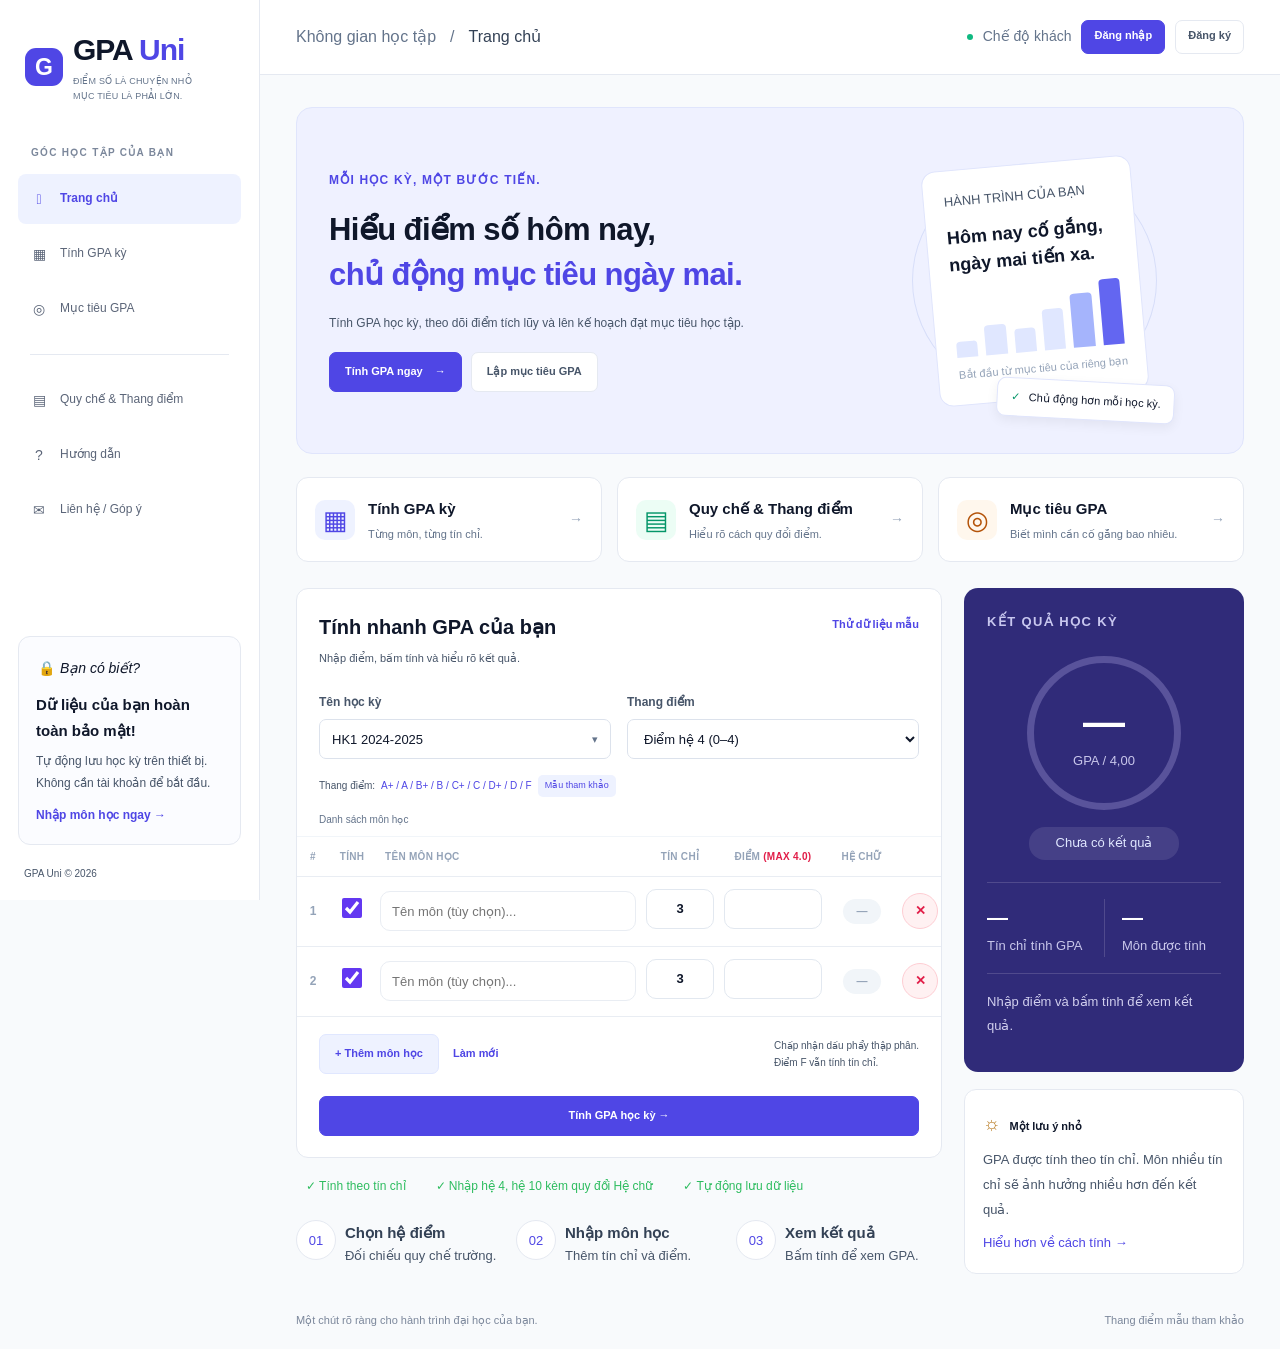
<file: index.html>
<!DOCTYPE html>
<html lang="vi">

<head>
    <meta charset="UTF-8">
    <meta name="viewport" content="width=device-width, initial-scale=1.0">
    <meta name="description"
        content="GPA Uni - Công cụ tính điểm GPA học kỳ, GPA tích lũy và lập kế hoạch mục tiêu học tập cho sinh viên">
    <meta name="keywords" content="GPA Uni, tính GPA, GPA tích lũy, mục tiêu GPA, thang điểm đại học, sinh viên">
    <title>GPA Uni - Tính điểm GPA cho sinh viên</title>
    <link rel="stylesheet" href="style.css">
    <link rel="stylesheet" href="auth.css">
    <link rel="apple-touch-icon" sizes="180x180" href="images/favicon/apple-touch-icon.png">
    <link rel="icon" type="image/png" sizes="32x32" href="images/favicon/favicon-32x32.png">
    <link rel="icon" type="image/png" sizes="16x16" href="images/favicon/favicon-16x16.png">
    <script>
        if (location.protocol.startsWith("http")) {
            var lienKetManifest = document.createElement("link");
            lienKetManifest.rel = "manifest";
            lienKetManifest.href = "webmanifest.json";
            document.head.appendChild(lienKetManifest);
        }
    </script>
</head>

<body>
    <aside class="thanh-ben" id="thanh-ben">
        <button type="button" class="nut-dong-menu" onclick="dongMenuDiDong()"
            aria-label="Đóng menu điều hướng">✕</button>
        <a class="thuong-hieu" href="#trang-chu" onclick="moTrang('trang-chu'); return false;">
            <span class="logo-hinh" aria-hidden="true">G</span>
            <span><strong>GPA <b>Uni</b></strong><small>ĐIỂM SỐ LÀ CHUYỆN NHỎ <br> MỤC TIÊU LÀ PHẢI LỚN.</small></span>
        </a>
        <p class="nhan-menu">GÓC HỌC TẬP CỦA BẠN</p>
        <nav id="menu" aria-label="Menu chính">
            <a id="menu-trang-chu" class="dang-chon" href="#trang-chu"
                onclick="moTrang('trang-chu'); return false;"><span class="bieu-tuong" aria-hidden="true">𖤘</span>Trang
                chủ</a>
            <a id="menu-tinh-gpa" href="#tinh-gpa" onclick="moTrang('tinh-gpa'); return false;"><span class="bieu-tuong"
                    aria-hidden="true">▦</span>Tính GPA kỳ</a>
            <a id="menu-muc-tieu" href="#muc-tieu" onclick="moTrang('muc-tieu'); return false;"><span class="bieu-tuong"
                    aria-hidden="true">◎</span>Mục tiêu GPA</a>
            <hr>
            <a id="menu-thang-diem" href="#thang-diem" onclick="moTrang('thang-diem'); return false;"><span
                    class="bieu-tuong" aria-hidden="true">▤</span>Quy chế &amp; Thang điểm</a>
            <a id="menu-huong-dan" href="#huong-dan" onclick="moTrang('huong-dan'); return false;"><span
                    class="bieu-tuong" aria-hidden="true">?</span>Hướng dẫn</a>
            <a id="menu-gop-y" href="#gop-y" onclick="moTrang('gop-y'); return false;"><span class="bieu-tuong"
                    aria-hidden="true">✉</span>Liên hệ / Góp ý</a>
        </nav>
        <div class="cuoi-menu">
            <div class="the-luu-nho">
                <span class="bieu-tuong" aria-hidden="true">🔒</span> <em>Bạn có biết?</em>
                <h3>Dữ liệu của bạn hoàn toàn bảo mật!</h3>
                <p>Tự động lưu học kỳ trên thiết bị.<br>Không cần tài khoản để bắt đầu.</p>
                <a href="#tinh-gpa" onclick="moTrang('tinh-gpa'); return false;">Nhập môn học ngay →</a>
            </div>
            <p class="ban-quyen">GPA Uni © 2026</p>
        </div>
    </aside>
    <div id="lop-phu-menu" class="lop-phu-menu" onclick="dongMenuDiDong()" aria-hidden="true"></div>

    <div class="khung-trang">
        <header class="thanh-tren">
            <div class="duong-dan">
                <button type="button" class="nut-menu" id="nut-menu" onclick="batTatMenu()"
                    aria-label="Mở hoặc đóng menu" aria-expanded="false" aria-controls="thanh-ben">☰</button>
                <span class="ten-khong-gian">Không gian học tập</span><span class="dau-chia">/</span><strong
                    id="ten-trang">Trang chủ</strong>
            </div>
            <div class="trang-thai"><span class="cham-xanh"></span>Lưu riêng trên thiết bị <span class="anh-dai-dien"
                    aria-hidden="true">SV</span></div>
        </header>

        <main id="noi-dung-chinh" tabindex="-1">
            <section id="trang-chu" class="trang">
                <div class="gioi-thieu">
                    <div class="loi-chao">
                        <p class="dong-nho">MỖI HỌC KỲ, MỘT BƯỚC TIẾN.</p>
                        <h1>Hiểu điểm số hôm nay,<br><span>chủ động mục tiêu ngày mai.</span></h1>
                        <p>Tính GPA học kỳ, theo dõi điểm tích lũy và lên kế hoạch đạt mục tiêu học tập.</p>
                        <div class="nhom-nut">
                            <a class="nut" href="#tinh-gpa" onclick="moTrang('tinh-gpa'); return false;">Tính GPA ngay
                                <span aria-hidden="true">→</span></a>
                            <a class="nut nut-phu" href="#muc-tieu" onclick="moTrang('muc-tieu'); return false;">Lập mục
                                tiêu GPA</a>
                        </div>
                    </div>
                    <div class="minh-hoa" aria-hidden="true">
                        <div class="vong-tron"></div>
                        <div class="the-minh-hoa">
                            <p>HÀNH TRÌNH CỦA BẠN</p>
                            <p class="tieu-de-minh-hoa">Hôm nay cố gắng,<br> ngày mai tiến xa.</p>
                            <div class="cac-cot"><span class="cot-1"></span><span class="cot-2"></span><span
                                    class="cot-3"></span><span class="cot-4"></span><span class="cot-5"></span><span
                                    class="cot-6"></span></div>
                            <small>Bắt đầu từ mục tiêu của riêng bạn</small>
                            <div class="nhan-minh-hoa"><span>✓</span> Chủ động hơn mỗi học kỳ.</div>
                        </div>
                    </div>
                </div>
                <div class="cac-cong-cu">
                    <a class="the-cong-cu" href="#tinh-gpa" onclick="moTrang('tinh-gpa'); return false;"><span
                            class="o-bieu-tuong" aria-hidden="true">▦</span><span><strong>Tính GPA
                                kỳ</strong><small>Từng môn, từng tín chỉ.</small></span><b aria-hidden="true">→</b></a>
                    <a class="the-cong-cu" href="#thang-diem" onclick="moTrang('thang-diem'); return false;"><span
                            class="o-bieu-tuong xanh-la" aria-hidden="true">▤</span><span><strong>Quy chế &amp; Thang
                                điểm</strong><small>Hiểu rõ cách quy đổi điểm.</small></span><b
                            aria-hidden="true">→</b></a>
                    <a class="the-cong-cu" href="#muc-tieu" onclick="moTrang('muc-tieu'); return false;"><span
                            class="o-bieu-tuong mau-cam" aria-hidden="true">◎</span><span><strong>Mục tiêu
                                GPA</strong><small>Biết mình cần cố gắng bao nhiêu.</small></span><b
                            aria-hidden="true">→</b></a>
                </div>
            </section>

            <section id="tinh-gpa" class="trang">
                <div id="dau-trang-tinh" class="dau-trang">
                    <div>
                        <p class="so-muc">01 / TÍNH GPA KỲ</p>
                        <h1>Tính GPA học kỳ</h1>
                        <p>Mỗi môn học đều có trọng số. Cùng xem bức tranh học kỳ của bạn.</p>
                    </div>
                </div>

                <div class="the-bieu-do-tich-luy" id="khung-bieu-do-tich-luy" style="display: none;">
                    <div class="dau-bieu-do-tich-luy">
                        <div>
                            <h2 class="tieu-de-bieu-do-tich-luy">Biểu đồ tiến trình GPA tích lũy</h2>
                            <p>Theo dõi trực quan xu hướng điểm trung bình tích lũy qua các học kỳ.</p>
                        </div>
                    </div>

                    <div class="khung-svg-tich-luy">
                        <svg id="bieu-do-gpa-svg" viewBox="0 0 740 300" role="img"
                            aria-label="Biểu đồ tiến trình GPA tích lũy qua các học kỳ"></svg>
                        <div id="hop-xoa-moc-bieu-do" class="hop-xoa-moc-bieu-do" hidden role="dialog"
                            aria-label="Tùy chọn mốc học kỳ">
                            <div class="thong-tin-moc-chon">
                                <span id="ten-moc-dang-chon" class="ten-moc-dang-chon">HK1 24-25</span>
                                <span id="diem-moc-dang-chon" class="diem-moc-dang-chon">3,33</span>
                                <span id="tin-chi-moc-dang-chon" class="tin-chi-moc-dang-chon">15 TC</span>
                            </div>
                            <button type="button" class="nut-xoa-moc-chon" onclick="xoaMocDangChonBieuDo()"
                                title="Xóa mốc học kỳ này khỏi biểu đồ">
                                <span aria-hidden="true">✕</span> Xóa mốc này
                            </button>
                        </div>
                    </div>
                    <p class="goi-y-tuong-tac-bieu-do">
                        <span class="bieu-tuong-goi-y" aria-hidden="true">💡</span>
                        Mẹo: Di chuột hoặc bấm vào điểm mốc bất kỳ trên biểu đồ để chọn và xóa học kỳ đó.
                    </p>

                    <div class="chan-bieu-do-tich-luy">
                        <div class="khoi-diem-trung-tam">
                            <div class="dong-diem-lon">
                                <strong id="so-gpa-tich-luy-lon">3,23</strong>
                                <span id="mau-so-thang-bieu-do" class="tren-bon">/ 4,0</span>
                            </div>
                            <span class="nhan-gpa-tich-luy">GPA TÍCH LŨY</span>
                            <span id="chenh-lech-gpa-tich-luy" class="nhan-chenh-lech">Tính trên 5 học kỳ · Xếp loại:
                                Giỏi</span>
                        </div>
                        <button type="button" id="nut-doi-thang-bieu-do" class="nhan-thang-diem"
                            onclick="doiThangBieuDoTichLuy()"
                            title="Bấm để chuyển đổi hiển thị giữa Thang 4.0 và Thang 10.0">↻ Thang 4.0</button>
                    </div>
                </div>

                <div class="bo-cuc-tinh">
                    <div class="cot-nhap">
                        <div class="the-nhap">
                            <div class="dau-the">
                                <div>
                                    <h2 id="tieu-de-bang">Tính nhanh GPA của bạn</h2>
                                    <p>Nhập điểm, bấm tính và hiểu rõ kết quả.</p>
                                </div>
                                <button type="button" class="nut-chu" onclick="duLieuMau()">Thử dữ liệu mẫu</button>
                            </div>
                            <div class="cai-dat">
                                <div class="cot-cai-dat-ky">
                                    <label for="nut-kich-hoat-ten-ky">Tên học kỳ</label>
                                    <div class="khung-tuy-bien-ky" id="khung-tuy-bien-ky">
                                        <button type="button" class="nut-kich-hoat-ten-ky" id="nut-kich-hoat-ten-ky"
                                            aria-haspopup="listbox" aria-expanded="false"
                                            aria-controls="danh-sach-lua-chon-ky">
                                            <span id="nhan-ky-dang-chon" class="nhan-ky-dang-chon">HK1 2024-2025</span>
                                            <span class="mui-ten-ky" aria-hidden="true">▾</span>
                                        </button>
                                        <ul id="danh-sach-lua-chon-ky" class="danh-sach-lua-chon-ky" role="listbox"
                                            aria-label="Danh sách học kỳ" hidden>
                                            <li class="muc-lua-chon-ky" role="option" data-value="HK1 2023-2024"
                                                tabindex="-1">
                                                <span class="ten-ky-item">HK1 2023-2024</span>
                                                <span class="huy-hieu-so-mon-ky" hidden></span>
                                            </li>
                                            <li class="muc-lua-chon-ky" role="option" data-value="HK2 2023-2024"
                                                tabindex="-1">
                                                <span class="ten-ky-item">HK2 2023-2024</span>
                                                <span class="huy-hieu-so-mon-ky" hidden></span>
                                            </li>
                                            <li class="muc-lua-chon-ky" role="option" data-value="HK1 2024-2025"
                                                tabindex="-1">
                                                <span class="ten-ky-item">HK1 2024-2025</span>
                                                <span class="huy-hieu-so-mon-ky" hidden></span>
                                            </li>
                                            <li class="muc-lua-chon-ky" role="option" data-value="HK2 2024-2025"
                                                tabindex="-1">
                                                <span class="ten-ky-item">HK2 2024-2025</span>
                                                <span class="huy-hieu-so-mon-ky" hidden></span>
                                            </li>
                                            <li class="muc-lua-chon-ky" role="option" data-value="HK Hè 2024-2025"
                                                tabindex="-1">
                                                <span class="ten-ky-item">HK Hè 2024-2025</span>
                                                <span class="huy-hieu-so-mon-ky" hidden></span>
                                            </li>
                                            <li class="muc-lua-chon-ky" role="option" data-value="HK1 2025-2026"
                                                tabindex="-1">
                                                <span class="ten-ky-item">HK1 2025-2026</span>
                                                <span class="huy-hieu-so-mon-ky" hidden></span>
                                            </li>
                                            <li class="muc-lua-chon-ky" role="option" data-value="HK2 2025-2026"
                                                tabindex="-1">
                                                <span class="ten-ky-item">HK2 2025-2026</span>
                                                <span class="huy-hieu-so-mon-ky" hidden></span>
                                            </li>
                                            <li class="muc-lua-chon-ky" role="option" data-value="HK Hè 2025-2026"
                                                tabindex="-1">
                                                <span class="ten-ky-item">HK Hè 2025-2026</span>
                                                <span class="huy-hieu-so-mon-ky" hidden></span>
                                            </li>
                                            <li class="muc-lua-chon-ky" role="option" data-value="HK1 2026-2027"
                                                tabindex="-1">
                                                <span class="ten-ky-item">HK1 2026-2027</span>
                                                <span class="huy-hieu-so-mon-ky" hidden></span>
                                            </li>
                                        </ul>
                                        <select id="ten-ky" name="ten_ky" class="select-an-dong-bo" onchange="chuyenHocKyTinhGpa()"
                                            tabindex="-1" aria-hidden="true">
                                            <option value="HK1 2023-2024">HK1 2023-2024</option>
                                            <option value="HK2 2023-2024">HK2 2023-2024</option>
                                            <option value="HK1 2024-2025" selected>HK1 2024-2025</option>
                                            <option value="HK2 2024-2025">HK2 2024-2025</option>
                                            <option value="HK Hè 2024-2025">HK Hè 2024-2025</option>
                                            <option value="HK1 2025-2026">HK1 2025-2026</option>
                                            <option value="HK2 2025-2026">HK2 2025-2026</option>
                                            <option value="HK Hè 2025-2026">HK Hè 2025-2026</option>
                                            <option value="HK1 2026-2027">HK1 2026-2027</option>
                                        </select>
                                    </div>
                                </div>
                                <div><label for="he-diem">Thang điểm</label><select id="he-diem" name="he_diem" onchange="doiHeDiem()">
                                        <option value="4">Điểm hệ 4 (0–4)</option>
                                        <option value="10">Điểm hệ 10 (0–10)</option>
                                    </select></div>
                            </div>
                            <p class="cau-hinh">Thang điểm: <a href="#thang-diem"
                                    onclick="moTrang('thang-diem'); return false;">A+ / A / B+ / B / C+ / C / D+ / D /
                                    F</a><span class="nhan">Mẫu tham khảo</span></p>
                            <div class="vung-bang">
                                <table class="bang-mon">
                                    <caption>Danh sách môn học</caption>
                                    <thead>
                                        <tr>
                                            <th class="cot-stt">#</th>
                                            <th class="cot-tinh">TÍNH</th>
                                            <th class="cot-ten">TÊN MÔN HỌC</th>
                                            <th class="cot-tc">TÍN CHỈ</th>
                                            <th id="cot-tieu-de-diem" class="cot-diem">ĐIỂM <span
                                                    class="gioi-han-diem">(MAX 4.0)</span></th>
                                            <th id="cot-tieu-de-diem-10" class="cot-diem-10 cot-diem-10-th">ĐIỂM HỆ 10
                                                <span class="gioi-han-diem">(MAX 10)</span>
                                            </th>
                                            <th class="cot-he-chu">HỆ CHỮ</th>
                                            <th class="cot-xoa"></th>
                                        </tr>
                                    </thead>
                                    <tbody id="danh-sach-mon"></tbody>
                                </table>
                            </div>
                            <div class="cuoi-bang">
                                <button type="button" class="nut-nhe" onclick="themMon()">+ Thêm môn học</button>
                                <button type="button" class="nut-chu" onclick="lamMoi()">Làm mới</button>
                                <p>Chấp nhận dấu phẩy thập phân.<br>Điểm F vẫn tính tín chỉ.</p>
                            </div>
                            <div class="hang-tinh">
                                <p id="loi-mon" class="loi" role="alert"></p><button type="button"
                                    onclick="tinhGPA()">Tính GPA học kỳ <span aria-hidden="true">→</span></button>
                            </div>
                        </div>
                        <div class="loi-ich"><span>✓ Tính theo tín chỉ</span><span>✓ Nhập hệ 4, hệ 10 kèm quy đổi Hệ
                                chữ</span><span>✓ Tự động lưu dữ liệu</span></div>
                        <div class="cac-buoc">
                            <div><span>01</span>
                                <p><strong>Chọn hệ điểm</strong><small>Đối chiếu quy chế trường.</small></p>
                            </div>
                            <div><span>02</span>
                                <p><strong>Nhập môn học</strong><small>Thêm tín chỉ và điểm.</small></p>
                            </div>
                            <div><span>03</span>
                                <p><strong>Xem kết quả</strong><small>Bấm tính để xem GPA.</small></p>
                            </div>
                        </div>
                    </div>
                    <aside class="cot-ket-qua">
                        <div class="ket-qua" aria-live="polite">
                            <h3>KẾT QUẢ HỌC KỲ</h3>
                            <div class="vong-diem"><strong id="gpa-ky">—</strong><span>GPA / 4,00</span></div>
                            <p id="xep-loai-ky" class="xep-loai">Chưa có kết quả</p>
                            <div class="thong-ke">
                                <div><strong id="tong-tin-chi">—</strong><span>Tín chỉ tính GPA</span></div>
                                <div><strong id="tong-so-mon">—</strong><span>Môn được tính</span></div>
                            </div>
                            <p id="thong-tin-ky">Nhập điểm và bấm tính để xem kết quả.</p>
                            <p id="diem-he-10"></p>
                            <p id="phep-tinh"></p>
                        </div>
                        <div class="meo-nho">
                            <h3><span aria-hidden="true">☼</span> Một lưu ý nhỏ</h3>
                            <p>GPA được tính theo tín chỉ. Môn nhiều tín chỉ sẽ ảnh hưởng nhiều hơn đến kết quả.</p><a
                                href="#huong-dan" onclick="moTrang('huong-dan'); return false;">Hiểu hơn về cách tính
                                →</a>
                        </div>
                    </aside>
                </div>
            </section>
            <section id="muc-tieu" class="trang the-noi-dung">
                <p class="so-muc">02 / MỤC TIÊU GPA</p>
                <h2 class="tieu-de-du-doan"><span class="bieu-tuong-du-doan" aria-hidden="true">◎</span> Dự đoán mục
                    tiêu tốt nghiệp</h2>
                <form onsubmit="tinhMucTieu(); return false;" novalidate>
                    <div class="hai-cot">
                        <div class="cot">
                            <label for="loai-tot-nghiep-muc-tieu">Muốn tốt nghiệp loại</label>
                            <select id="loai-tot-nghiep-muc-tieu" name="loai_tot_nghiep_muc_tieu" onchange="chonLoaiTotNghiepMucTieu()">
                                <option value="">— Tự nhập GPA —</option>
                                <option value="3.60">Bằng Xuất sắc (≥ 3,60)</option>
                                <option value="3.20">Bằng Giỏi (≥ 3,20)</option>
                                <option value="2.50">Bằng Khá (≥ 2,50)</option>
                                <option value="2.00">Bằng Trung bình (≥ 2,00)</option>
                                <option value="1.00">Loại Yếu (≥ 1,00)</option>
                                <option value="0.00">Loại Kém (&lt; 1,00)</option>
                            </select>
                            <label for="gpa-hien-tai">GPA hiện tại (hệ 4)</label>
                            <input id="gpa-hien-tai" name="gpa_hien_tai" type="text" inputmode="decimal" placeholder="Ví dụ: 3,0"
                                oninput="luuMucTieuVaoBoNho()">
                            <label for="tong-tc-toan-khoa">Tổng TC toàn khoá</label>
                            <input id="tong-tc-toan-khoa" name="tong_tc_toan_khoa" type="text" inputmode="decimal" placeholder="Ví dụ: 135"
                                oninput="capNhatTinChiTuToanKhoa(); luuMucTieuVaoBoNho()">
                        </div>
                        <div class="cot">
                            <label for="gpa-muc-tieu">GPA mục tiêu (hệ 4)</label>
                            <input id="gpa-muc-tieu" name="gpa_muc_tieu" type="text" inputmode="decimal" placeholder="Ví dụ: 3,2"
                                oninput="dongBoLoaiTotNghiepTuGpa(); luuMucTieuVaoBoNho()">
                            <label for="tin-chi-hien-tai">Tín chỉ đang tính trong GPA</label>
                            <input id="tin-chi-hien-tai" name="tin_chi_hien_tai" type="text" inputmode="decimal" placeholder="Ví dụ: 60"
                                oninput="capNhatTinChiTuToanKhoa(); luuMucTieuVaoBoNho()">
                            <label for="tin-chi-con-lai">Tín chỉ còn lại dự kiến</label>
                            <input id="tin-chi-con-lai" name="tin_chi_con_lai" type="text" inputmode="decimal" placeholder="Ví dụ: 70"
                                oninput="capNhatToanKhoaTuTinChiConLai(); luuMucTieuVaoBoNho()">
                        </div>
                    </div>
                    <div class="hang-nut-du-doan">
                        <button type="submit" class="nut-du-doan">Dự đoán</button>
                    </div>
                    <div id="ket-qua-muc-tieu" class="hop-ket-qua-du-doan" aria-live="polite">
                        Nhập thông tin để xem dự đoán mục tiêu tốt nghiệp của bạn.
                    </div>
                </form>
                <p class="ghi-chu">Tín chỉ còn lại = Tổng TC toàn khoá − tín chỉ đã có điểm. Giả định tín chỉ mới được
                    cộng thêm, không thay thế điểm học lại. Xếp loại tốt nghiệp còn phụ thuộc quy chế trường.</p>
            </section>

            <section id="thang-diem" class="trang the-noi-dung">
                <p class="so-muc">03 / THANG ĐIỂM</p>
                <h2>Hiểu cách tính GPA</h2>
                <p class="cong-thuc">GPA = Tổng (điểm môn × tín chỉ) / Tổng tín chỉ được tính</p>
                <p>Ví dụ: môn 3 tín chỉ đạt 4,0 và môn 2 tín chỉ đạt 3,0 cho GPA = (3 × 4 + 2 × 3) / 5 =
                    <strong>3,60</strong>.
                </p>
                <p class="luu-y">Bảng quy đổi hệ 10 – điểm chữ – hệ 4 dưới đây là mẫu tham khảo theo thang điểm của Đại
                    học Kinh tế Quốc dân.</p>
                <div class="hai-cot">
                    <div class="cot">
                        <h3>Quy đổi điểm từng môn</h3>
                        <table>
                            <thead>
                                <tr>
                                    <th>Hệ 10</th>
                                    <th>Điểm chữ</th>
                                    <th>Hệ 4</th>
                                </tr>
                            </thead>
                            <tbody>
                                <tr>
                                    <td>Từ 9,0 đến 10</td>
                                    <td>A+</td>
                                    <td>4,0</td>
                                </tr>
                                <tr>
                                    <td>Từ 8,5 đến dưới 9,0</td>
                                    <td>A</td>
                                    <td>4,0</td>
                                </tr>
                                <tr>
                                    <td>Từ 8,0 đến dưới 8,5</td>
                                    <td>B+</td>
                                    <td>3,5</td>
                                </tr>
                                <tr>
                                    <td>Từ 7,0 đến dưới 8,0</td>
                                    <td>B</td>
                                    <td>3,0</td>
                                </tr>
                                <tr>
                                    <td>Từ 6,5 đến dưới 7,0</td>
                                    <td>C+</td>
                                    <td>2,5</td>
                                </tr>
                                <tr>
                                    <td>Từ 5,5 đến dưới 6,5</td>
                                    <td>C</td>
                                    <td>2,0</td>
                                </tr>
                                <tr>
                                    <td>Từ 5,0 đến dưới 5,5</td>
                                    <td>D+</td>
                                    <td>1,5</td>
                                </tr>
                                <tr>
                                    <td>Từ 4,0 đến dưới 5,0</td>
                                    <td>D</td>
                                    <td>1,0</td>
                                </tr>
                                <tr>
                                    <td>Dưới 4,0</td>
                                    <td>F</td>
                                    <td>0,0</td>
                                </tr>
                            </tbody>
                        </table>
                    </div>
                    <div class="cot">
                        <h3>Xếp loại GPA</h3>
                        <table>
                            <thead>
                                <tr>
                                    <th>GPA hệ 4</th>
                                    <th>Xếp loại</th>
                                </tr>
                            </thead>
                            <tbody>
                                <tr>
                                    <td>3,60 đến 4,00</td>
                                    <td>Xuất sắc</td>
                                </tr>
                                <tr>
                                    <td>3,20 đến dưới 3,60</td>
                                    <td>Giỏi</td>
                                </tr>
                                <tr>
                                    <td>2,50 đến dưới 3,20</td>
                                    <td>Khá</td>
                                </tr>
                                <tr>
                                    <td>2,00 đến dưới 2,50</td>
                                    <td>Trung bình</td>
                                </tr>
                                <tr>
                                    <td>1,00 đến dưới 2,00</td>
                                    <td>Yếu</td>
                                </tr>
                                <tr>
                                    <td>Dưới 1,00</td>
                                    <td>Kém</td>
                                </tr>
                            </tbody>
                        </table>
                    </div>
                </div>
                <p class="ghi-chu">Quy đổi từng môn trước khi tính bình quân. Không đổi trực tiếp GPA hệ 10 sang hệ 4
                    bằng một tỷ lệ cố định. Xếp loại dùng GPA chưa làm tròn.</p>
            </section>

            <section id="huong-dan" class="trang the-noi-dung">
                <p class="so-muc">04 / HƯỚNG DẪN</p>
                <h2>Bắt đầu trong ba bước</h2>
                <ol>
                    <li>Chọn học kỳ, thang điểm (hệ 4, hệ 10 hoặc điểm chữ A+, A, B+, B, C+, C, D+, D, F) và đối chiếu
                        thang điểm mẫu với quy chế trường.</li>
                    <li>Nhập tín chỉ, điểm và chọn những môn được tính GPA. Hệ thống sẽ tự động lưu dữ liệu khi bạn nhập
                        vào.</li>
                    <li>Bấm tính để xem kết quả chi tiết; điểm học kỳ cũng tự động đồng bộ sang biểu đồ GPA tích lũy.
                    </li>
                </ol>
                <h3>Môn nhiều tín chỉ ảnh hưởng thế nào?</h3>
                <p>Môn 4 tín chỉ có trọng số gấp đôi môn 2 tín chỉ. GPA tích lũy cũng được tính theo tín chỉ, không lấy
                    trung bình cộng của các GPA học kỳ.</p>
                <h3>Điểm F và môn không tính GPA</h3>
                <p>F tương ứng 0 điểm nhưng vẫn tính tín chỉ trong mẫu số. Với GDTC, GDQP-AN hoặc môn đạt/không đạt, hãy
                    kiểm tra quy chế rồi bỏ chọn nếu môn đó không tính GPA. Công cụ không tự loại môn theo tên.</p>
                <h3>Môn học lại và học cải thiện</h3>
                <p>Website không tự nhận diện môn học lại. Đối với những môn học lại, lấy điểm cao nhất, chỉ chọn lần
                    học được công nhận.</p>
                <h3>Dữ liệu được lưu ở đâu?</h3>
                <p>Danh sách môn học của từng học kỳ và tiến trình GPA tích lũy được tự động lưu ngay trên trình duyệt
                    bằng localStorage khi bạn nhập liệu, đồng thời tự động khôi phục khi bạn mở lại trang.</p>
            </section>

            <section id="gop-y" class="trang the-noi-dung">
                <p class="so-muc">05 / GÓP Ý</p>
                <h2>Góp ý cho GPA Uni</h2>
                <p>Bạn có thể gửi góp ý, báo lỗi hoặc đề xuất tính năng trực tiếp tới email quản trị viên <a
                        href="mailto:ducanh05012k6@gmail.com"><strong>ducanh05012k6@gmail.com</strong></a> bằng ứng dụng
                    Email, mở nhanh Gmail trên Web hoặc sao chép nội dung bên dưới.</p>
                <form onsubmit="taoGopY(); return false;" novalidate>
                    <label for="ho-ten">Họ tên (tùy chọn)</label>
                    <input id="ho-ten" name="ho_ten" type="text" maxlength="100" placeholder="Nhập họ tên của bạn">
                    <label for="tieu-de">Tiêu đề</label>
                    <input id="tieu-de" name="tieu_de" type="text" required maxlength="150"
                        placeholder="Ví dụ: Thay đổi giao diện dễ nhìn hơn...">
                    <label for="noi-dung">Nội dung</label>
                    <textarea id="noi-dung" name="noi_dung" rows="4" required maxlength="2000"
                        placeholder="Mô tả chi tiết góp ý hoặc vấn đề bạn gặp phải..."></textarea>
                    <div class="nhom-nut nhom-nut-gop-y">
                        <button type="submit">Gửi qua Email</button>
                        <button type="button" class="nut-phu" onclick="guiQuaGmailWeb()">Mở nhanh bằng Gmail trên Web
                            ↗</button>
                        <button type="button" class="nut-phu" onclick="saoChepGopY()">Sao chép nội dung</button>
                    </div>
                    <label for="ban-gop-y">Nội dung thư góp ý (tự động tạo khi gửi hoặc sao chép)</label>
                    <textarea id="ban-gop-y" name="ban_gop_y" rows="6" readonly></textarea>
                    <p id="trang-thai-gop-y" class="ghi-chu" role="status"></p>
                </form>
            </section>
        </main>
        <footer><span>Một chút rõ ràng cho hành trình đại học của bạn.</span><a href="#thang-diem"
                onclick="moTrang('thang-diem'); return false;">Thang điểm mẫu tham khảo</a></footer>
    </div>
    <noscript>
        <p>Hãy bật JavaScript để sử dụng chức năng tính điểm.</p>
    </noscript>
    <script src="gpa-uni.js"></script>
    <script src="auth.js"></script>
</body>

</html>
</file>
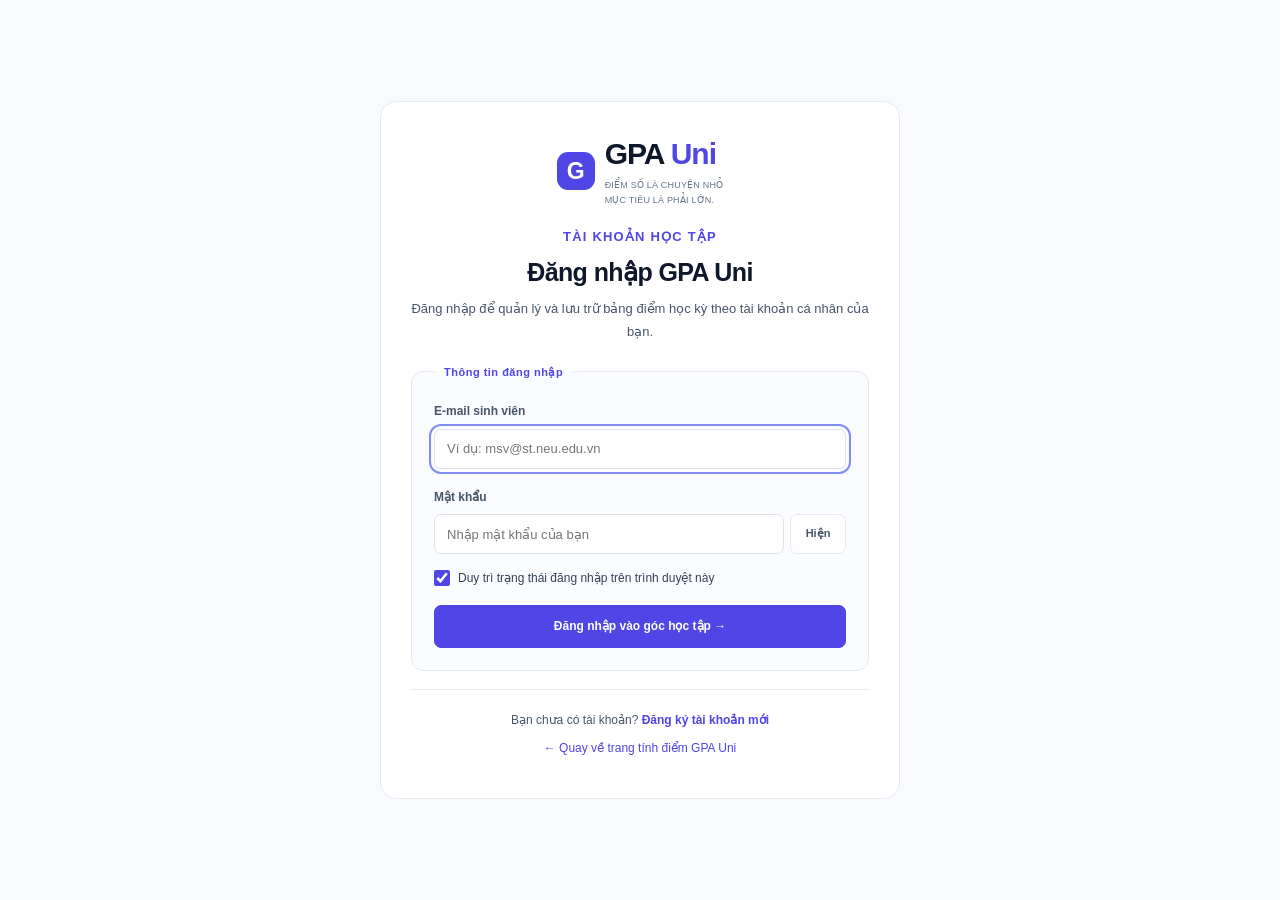
<file: login.html>
<!DOCTYPE html>
<html lang="vi">
<head>
    <meta charset="UTF-8">
    <meta name="viewport" content="width=device-width, initial-scale=1.0">
    <meta name="description" content="Đăng nhập tài khoản GPA Uni - Tính điểm GPA cho sinh viên">
    <meta name="keywords" content="GPA Uni, đăng nhập, tính điểm GPA, sinh viên">
    <title>Đăng nhập — GPA Uni</title>
    <link rel="stylesheet" href="style.css">
    <link rel="stylesheet" href="auth.css">
    <link rel="apple-touch-icon" sizes="180x180" href="images/favicon/apple-touch-icon.png">
    <link rel="icon" type="image/png" sizes="32x32" href="images/favicon/favicon-32x32.png">
    <link rel="icon" type="image/png" sizes="16x16" href="images/favicon/favicon-16x16.png">
    <script>
        if (location.protocol.startsWith("http")) {
            var lienKetManifest = document.createElement("link");
            lienKetManifest.rel = "manifest";
            lienKetManifest.href = "webmanifest.json";
            document.head.appendChild(lienKetManifest);
        }
    </script>
</head>
<body class="trang-auth">
    <main class="khung-auth">
        <section class="the-auth the-noi-dung">
            <header class="dau-auth">
                <a class="thuong-hieu thuong-hieu-auth" href="index.html" title="Quay về Trang chủ GPA Uni">
                    <span class="logo-hinh" aria-hidden="true">G</span>
                    <span>
                        <strong>GPA <b>Uni</b></strong>
                        <small>ĐIỂM SỐ LÀ CHUYỆN NHỎ <br> MỤC TIÊU LÀ PHẢI LỚN.</small>
                    </span>
                </a>
                <p class="dong-nho">TÀI KHOẢN HỌC TẬP</p>
                <h1>Đăng nhập GPA Uni</h1>
                <p>Đăng nhập để quản lý và lưu trữ bảng điểm học kỳ theo tài khoản cá nhân của bạn.</p>
            </header>

            <p id="thong-bao-auth" class="hop-thong-bao" role="status" aria-live="polite"></p>
            <form id="form-dang-nhap" action="#" method="post" onsubmit="xuLyDangNhap(); return false;" novalidate>
                <fieldset class="nhom-truong">
                    <legend>Thông tin đăng nhập</legend>

                    <div class="o-nhap">
                        <label for="email-dang-nhap">E-mail sinh viên</label>
                        <input id="email-dang-nhap" name="email" type="email" placeholder="Ví dụ: msv@st.neu.edu.vn" maxlength="100" autocomplete="email" autofocus required>
                        <span id="loi-email-dang-nhap" class="loi" role="alert"></span>
                    </div>

                    <div class="o-nhap">
                        <label for="mat-khau-dang-nhap">Mật khẩu</label>
                        <div class="khung-mat-khau">
                            <input id="mat-khau-dang-nhap" name="password" type="password" placeholder="Nhập mật khẩu của bạn" maxlength="50" autocomplete="current-password" required>
                            <button type="button" class="nut-phu nut-hien-mk" onclick="doiHienMatKhau('mat-khau-dang-nhap', this)" aria-label="Hiện hoặc ẩn mật khẩu">Hiện</button>
                        </div>
                        <span id="loi-mat-khau-dang-nhap" class="loi" role="alert"></span>
                    </div>

                    <div class="hang-tuy-chon">
                        <label class="chon" for="ghi-nho">
                            <input type="checkbox" id="ghi-nho" name="remember" checked>
                            Duy trì trạng thái đăng nhập trên trình duyệt này
                        </label>
                    </div>

                    <div class="nhom-nut-auth">
                        <button type="submit" id="nut-dang-nhap" class="nut-day">Đăng nhập vào góc học tập <span aria-hidden="true">→</span></button>
                    </div>
                </fieldset>
            </form>

            <footer class="chan-auth">
                <p>Bạn chưa có tài khoản? <a href="register.html"><strong>Đăng ký tài khoản mới</strong></a></p>
                <p><a href="index.html">← Quay về trang tính điểm GPA Uni</a></p>
            </footer>
        </section>
    </main>

    <noscript><p>Hãy bật JavaScript để sử dụng chức năng đăng nhập.</p></noscript>
    <script src="auth.js"></script>
</body>
</html>
</file>
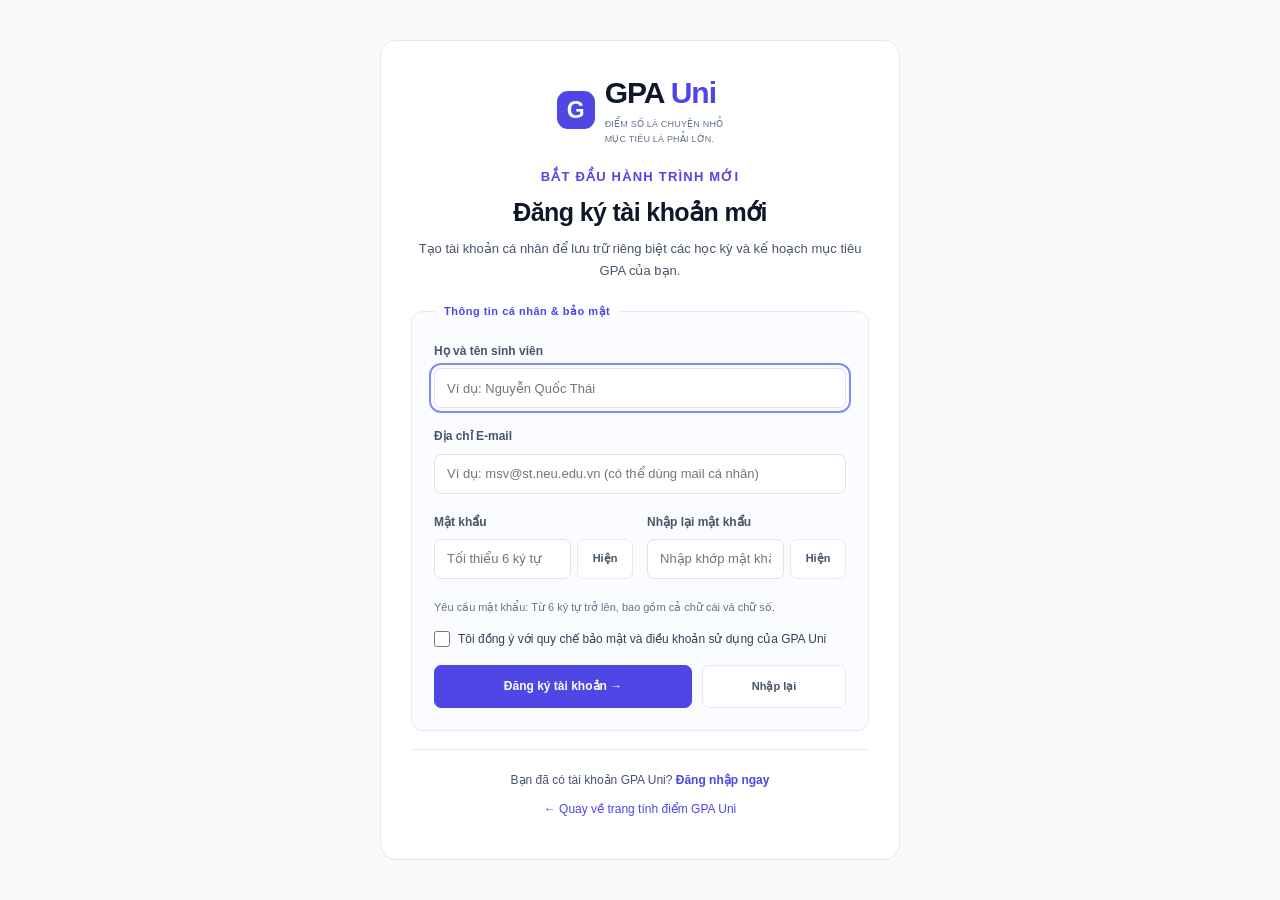
<file: register.html>
<!DOCTYPE html>
<html lang="vi">
<head>
    <meta charset="UTF-8">
    <meta name="viewport" content="width=device-width, initial-scale=1.0">
    <meta name="description" content="Đăng ký tài khoản mới trên GPA Uni">
    <meta name="keywords" content="GPA Uni, đăng ký, tạo tài khoản, tính GPA">
    <title>Đăng ký tài khoản — GPA Uni</title>
    <link rel="stylesheet" href="style.css">
    <link rel="stylesheet" href="auth.css">
    <link rel="apple-touch-icon" sizes="180x180" href="images/favicon/apple-touch-icon.png">
    <link rel="icon" type="image/png" sizes="32x32" href="images/favicon/favicon-32x32.png">
    <link rel="icon" type="image/png" sizes="16x16" href="images/favicon/favicon-16x16.png">
    <script>
        if (location.protocol.startsWith("http")) {
            var lienKetManifest = document.createElement("link");
            lienKetManifest.rel = "manifest";
            lienKetManifest.href = "webmanifest.json";
            document.head.appendChild(lienKetManifest);
        }
    </script>
</head>
<body class="trang-auth">
    <main class="khung-auth">
        <section class="the-auth the-noi-dung">
            <header class="dau-auth">
                <a class="thuong-hieu thuong-hieu-auth" href="index.html" title="Quay về Trang chủ GPA Uni">
                    <span class="logo-hinh" aria-hidden="true">G</span>
                    <span>
                        <strong>GPA <b>Uni</b></strong>
                        <small>ĐIỂM SỐ LÀ CHUYỆN NHỎ <br> MỤC TIÊU LÀ PHẢI LỚN.</small>
                    </span>
                </a>
                <p class="dong-nho">BẮT ĐẦU HÀNH TRÌNH MỚI</p>
                <h1>Đăng ký tài khoản mới</h1>
                <p>Tạo tài khoản cá nhân để lưu trữ riêng biệt các học kỳ và kế hoạch mục tiêu GPA của bạn.</p>
            </header>

            <p id="thong-bao-auth" class="hop-thong-bao" role="status" aria-live="polite"></p>

            <form id="form-dang-ky" action="#" method="post" onsubmit="xuLyDangKy(); return false;" onreset="xoaLoiDangKy();" novalidate>
                <fieldset class="nhom-truong">
                    <legend>Thông tin cá nhân &amp; bảo mật</legend>

                    <div class="o-nhap">
                        <label for="ho-ten-dang-ky">Họ và tên sinh viên</label>
                        <input id="ho-ten-dang-ky" name="fullname" type="text" placeholder="Ví dụ: Nguyễn Quốc Thái" maxlength="100" autocomplete="name" autofocus required>
                        <span id="loi-ho-ten" class="loi" role="alert"></span>
                    </div>

                    <div class="o-nhap">
                        <label for="email-dang-ky">Địa chỉ E-mail</label>
                        <input id="email-dang-ky" name="email" type="email" placeholder="Ví dụ: msv@st.neu.edu.vn (có thể dùng mail cá nhân)" maxlength="100" autocomplete="email" required>
                        <span id="loi-email-dang-ky" class="loi" role="alert"></span>
                    </div>

                    <div class="hai-cot-auth">
                        <div class="o-nhap">
                            <label for="mat-khau-dang-ky">Mật khẩu</label>
                            <div class="khung-mat-khau">
                                <input id="mat-khau-dang-ky" name="password" type="password" placeholder="Tối thiểu 6 ký tự" maxlength="50" autocomplete="new-password" required>
                                <button type="button" class="nut-phu nut-hien-mk" onclick="doiHienMatKhau('mat-khau-dang-ky', this)" aria-label="Hiện hoặc ẩn mật khẩu">Hiện</button>
                            </div>
                            <span id="loi-mat-khau-dang-ky" class="loi" role="alert"></span>
                        </div>

                        <div class="o-nhap">
                            <label for="xac-nhan-mat-khau">Nhập lại mật khẩu</label>
                            <div class="khung-mat-khau">
                                <input id="xac-nhan-mat-khau" name="confirm_password" type="password" placeholder="Nhập khớp mật khẩu" maxlength="50" autocomplete="new-password" required>
                                <button type="button" class="nut-phu nut-hien-mk" onclick="doiHienMatKhau('xac-nhan-mat-khau', this)" aria-label="Hiện hoặc ẩn mật khẩu xác nhận">Hiện</button>
                            </div>
                            <span id="loi-xac-nhan-mat-khau" class="loi" role="alert"></span>
                        </div>
                    </div>

                    <p class="goi-y-nho">Yêu cầu mật khẩu: Từ 6 ký tự trở lên, bao gồm cả chữ cái và chữ số.</p>

                    <div class="hang-tuy-chon">
                        <label class="chon" for="dong-y-dieu-khoan">
                            <input type="checkbox" id="dong-y-dieu-khoan" name="terms" required>
                            Tôi đồng ý với quy chế bảo mật và điều khoản sử dụng của GPA Uni
                        </label>
                        <span id="loi-dieu-khoan" class="loi" role="alert"></span>
                    </div>

                    <div class="nhom-nut-auth">
                        <button type="submit" id="nut-dang-ky" class="nut-day">Đăng ký tài khoản <span aria-hidden="true">→</span></button>
                        <input type="reset" id="nut-nhap-lai-dang-ky" name="nut_nhap_lai" class="nut nut-phu nut-reset" value="Nhập lại">
                    </div>
                </fieldset>
            </form>

            <footer class="chan-auth">
                <p>Bạn đã có tài khoản GPA Uni? <a href="login.html"><strong>Đăng nhập ngay</strong></a></p>
                <p><a href="index.html">← Quay về trang tính điểm GPA Uni</a></p>
            </footer>
        </section>
    </main>

    <noscript><p>Hãy bật JavaScript để sử dụng chức năng đăng ký tài khoản.</p></noscript>
    <script src="auth.js"></script>
</body>
</html>
</file>
<file: style.css>
:root {
    /* Màu sắc thương hiệu */
    --mau-chu-dao: #4f46e5;
    --mau-chu-dao-hover: #3730a3;
    --mau-chu-dao-nhat: #e0e7ff;
    --mau-chu-dao-nhan: #4338ca;

    /* Màu nền & bề mặt thẻ */
    --mau-nen-chinh: #f8fafc;
    --mau-nen-the: #ffffff;
    --mau-nen-phu: #f1f5f9;
    --mau-nen-xam-nhat: #f8fafc;

    /* Màu chữ & văn bản */
    --mau-chu-chinh: #0f172a;
    --mau-chu-phu: #64748b;
    --mau-chu-nhe: #94a3b8;

    /* Đường viền & phân cách */
    --mau-duong-vien: #e2e8f0;
    --mau-duong-vien-nhat: #e9edf3;
    --mau-duong-vien-dam: #cbd5e1;

    /* Màu trạng thái */
    --mau-thanh-cong: #10b981;
    --mau-thanh-cong-nhat: #ecfdf5;
    --mau-canh-bao: #f59e0b;
    --mau-canh-bao-nhat: #fffbeb;
    --mau-nguy-hiem: #ef4444;
    --mau-nguy-hiem-nhat: #fee2e2;

    /* Bo góc */
    --bo-goc-xs: 4px;
    --bo-goc-sm: 6px;
    --bo-goc-md: 10px;
    --bo-goc-lg: 14px;
    --bo-goc-xl: 18px;
    --bo-goc-tron: 9999px;

    /* Đổ bóng */
    --do-bong-the: 0 1px 3px rgba(0, 0, 0, 0.05);
    --do-bong-noi: 0 4px 6px -1px rgba(0, 0, 0, 0.07), 0 2px 4px -2px rgba(0, 0, 0, 0.05);
}

* {
    box-sizing: border-box;
}

body {
    margin: 0;
    background-color: var(--mau-nen-chinh);
    color: var(--mau-chu-chinh);
    font-family: Arial, sans-serif;
    font-size: 14px;
    line-height: 1.7;
}

a {
    color: var(--mau-chu-dao);
    text-decoration: none;
}

a:hover {
    color: var(--mau-chu-dao-hover);
}

h1, h2, h3, p {
    margin-top: 0;
}

h1 {
    font-size: 30px;
    line-height: 1.45;
    letter-spacing: -0.6px;
}

h2 {
    font-size: 20px;
    margin-bottom: 8px;
}

h3 {
    font-size: 15px;
    margin-bottom: 8px;
}

p {
    color: var(--mau-chu-phu);
    margin-bottom: 16px;
}

button, input, select, textarea {
    font-family: Arial, sans-serif;
}

button, a {
    cursor: pointer;
}

button:focus, a:focus, input:focus, select:focus, textarea:focus {
    outline: 2px solid #818cf8;
    outline-offset: 3px;
}

.thanh-ben {
    position: fixed;
    top: 0;
    bottom: 0;
    left: 0;
    width: 260px;
    padding: 30px 18px 18px;
    background-color: #ffffff;
    border-right: 1px solid #e5e9f1;
    display: flex;
    flex-direction: column;
    overflow-y: auto;
    z-index: 10;
}

.thuong-hieu {
    display: flex;
    align-items: center;
    gap: 10px;
    color: #0f172a;
    padding: 0 7px;
}

.thuong-hieu strong {
    display: block;
    font-size: 30px;
    line-height: 1.3;
    letter-spacing: -1px;
}

.thuong-hieu b {
    color: #4f46e5;
}

.thuong-hieu small {
    display: block;
    margin-top: 5px;
    color: #64748b;
    font-size: 9px;
    letter-spacing: 0.2px;
}

.logo-hinh {
    width: 38px;
    height: 38px;
    border-radius: 11px;
    background-color: #4f46e5;
    color: #ffffff;
    text-align: center;
    line-height: 38px;
    font-size: 23px;
    font-weight: bold;
}

.nhan-menu {
    margin: 39px 13px 13px;
    color: #7b879b;
    font-size: 10px;
    letter-spacing: 1.3px;
    font-weight: bold;
}

nav a {
    display: flex;
    align-items: center;
    gap: 11px;
    padding: 11px 11px;
    margin-bottom: 5px;
    border-radius: 8px;
    color: #5b6578;
    font-size: 12px;
}

nav a:hover {
    background-color: #f8fafc;
}

nav a.dang-chon {
    background-color: #eef2ff;
    color: #4f46e5;
    font-weight: bold;
}

.bieu-tuong {
    display: inline-block;
    width: 20px;
    font-size: 14px;
    line-height: 2;
    text-align: center;
}

nav hr {
    border: 0;
    border-top: 1px solid #e5e9f1;
    margin: 20px 12px;
}

.cuoi-menu {
    margin-top: auto;
    padding-top: 30px;
}

.the-luu-nho {
    padding: 17px;
    background-color: #fbfcff;
    border: 1px solid #e5e9f1;
    border-radius: 12px;
}

.the-luu-nho .bieu-tuong {
    color: #4f46e5;
}

.the-luu-nho h3 {
    margin-top: 10px;
    font-size: 15px;
}

.the-luu-nho p {
    font-size: 12px;
    line-height: 1.8;
    margin-bottom: 9px;
}

.the-luu-nho a {
    font-size: 12px;
    font-weight: bold;
}

.ban-quyen {
    display: flex;
    justify-content: space-between;
    font-size: 10px;
    margin: 20px 6px 0;
}


.khung-trang {
    margin-left: 260px;
}

.thanh-tren {
    height: 75px;
    padding: 0 36px;
    border-bottom: 1px solid #e5e9f1;
    background-color: #ffffff;
    display: flex;
    align-items: center;
    justify-content: space-between;
    gap: 15px;
}

.duong-dan {
    display: flex;
    align-items: center;
    gap: 14px;
    color: #64748b;
    font-size: 16px;
}

.duong-dan strong {
    color: #334155;
    font-weight: normal;
}

.trang-thai {
    display: flex;
    align-items: center;
    gap: 8px;
    color: #64748b;
    font-size: 14px;
}

.cham-xanh {
    width: 6px;
    height: 6px;
    border-radius: 50%;
    background-color: #10b981;
}

.anh-dai-dien {
    width: 38px;
    height: 38px;
    line-height: 38px;
    margin-left: 15px;
    border: 1px solid #e0e7ff;
    border-radius: 50%;
    text-align: center;
    color: #4f46e5;
    background-color: #eef2ff;
    font-size: 14px;
    font-weight: bold;
}

.nut-menu {
    display: none;
}

main {
    max-width: 1400px;
    min-height: 80vh;
    padding: 32px 36px 15px;
    margin: 0 auto;
}

main:focus {
    outline: none;
}

.trang {
    display: none;
}

#trang-chu, #tinh-gpa {
    display: block;
}

.dong-nho {
    color: #4f46e5;
    font-size: 10px;
    font-weight: bold;
    letter-spacing: 1.2px;
}

.gioi-thieu {
    display: flex;
    align-items: center;
    background-color: #eff1ff;
    border: 1px solid #e0e5fc;
    border-radius: 16px;
    min-height: 270px;
    padding: 30px 32px;
}

.loi-chao {
    flex: 3;
}

.loi-chao h1 {
    margin: 12px 0 14px;
    font-size: 31px;
}

.loi-chao h1 span {
    color: #4f46e5;
}

.loi-chao > p {
    max-width: 425px;
    font-size: 12px;
    line-height: 1.9;
}

.minh-hoa {
    flex: 2;
    height: 285px;
    position: relative;
    display: flex;
    align-items: center;
    justify-content: center;
}

.vong-tron {
    position: absolute;
    width: 245px;
    height: 235px;
    border: 1px solid #d7def9;
    border-radius: 50%;
}

.the-minh-hoa {
    position: relative;
    width: 210px;
    padding: 20px;
    border: 1px solid #e0e5fc;
    border-radius: 14px;
    background-color: #ffffff;
    transform: rotate(-5deg);
    flex-shrink: 0;
}

.the-minh-hoa p {
    font-size: 13px;
    margin-bottom: 12px;
    white-space: nowrap;
}

.the-minh-hoa h3,
.the-minh-hoa .tieu-de-minh-hoa {
    font-size: 18px;
    line-height: 1.5;
    font-weight: 700;
    margin-top: 0;
    margin-bottom: 8px;
    color: var(--mau-chu-chinh);
    white-space: nowrap;
}

.the-minh-hoa small {
    font-size: 11px;
    color: #94a3b8;
    white-space: nowrap;
    display: block;
}

.cac-cot {
    display: flex;
    align-items: flex-end;
    gap: 8px;
    height: 66px;
    margin: 13px 0 8px;
}

.cac-cot span {
    flex: 1;
    background-color: #e0e7ff;
    border-radius: 4px 4px 0 0;
}

.cac-cot .cot-1 {
    height: 24%;
}

.cac-cot .cot-2 {
    height: 45%;
}

.cac-cot .cot-3 {
    height: 37%;
}

.cac-cot .cot-4 {
    height: 63%;
}

.cac-cot .cot-5 {
    height: 82%;
    background-color: #a5b4fc;
}

.cac-cot .cot-6 {
    height: 100%;
    background-color: #6366f1;
}

.nhan-minh-hoa {
    position: absolute;
    bottom: -26px;
    right: -25px;
    padding: 9px 13px;
    background-color: #ffffff;
    border: 1px solid #e0e5fc;
    border-radius: 9px;
    font-size: 11px;
    white-space: nowrap;
    transform: rotate(8deg);
    box-shadow: 0 4px 12px rgba(0, 0, 0, 0.06);
    z-index: 2;
}

.nhan-minh-hoa span {
    color: #059669;
    margin-right: 6px;
}

.cac-cong-cu {
    display: grid;
    grid-template-columns: repeat(3, minmax(0, 1fr));
    gap: 15px;
    margin: 23px 0 26px;
}

.the-cong-cu {
    flex: 1;
    min-width: 0;
    display: flex;
    align-items: center;
    gap: 13px;
    padding: 18px;
    border: 1px solid #e5e9f1;
    border-radius: 12px;
    background-color: #ffffff;
    color: #0f172a;
}

.the-cong-cu:hover {
    border-color: #a5b4fc;
}

.the-cong-cu strong {
    display: block;
    font-size: 15px;
}

.the-cong-cu small {
    display: block;
    font-size: 11px;
    color: #64748b;
    margin-top: 3px;
}

.the-cong-cu > b {
    margin-left: auto;
    font-weight: normal;
    color: #94a3b8;
}

.o-bieu-tuong {
    width: 40px;
    height: 40px;
    line-height: 40px;
    text-align: center;
    border-radius: 10px;
    background-color: #eef2ff;
    color: #4f46e5;
    font-size: 26px;
    flex-shrink: 0;
}

.o-bieu-tuong.xanh-la {
    background-color: #ecfdf5;
    color: #059669;
}

.o-bieu-tuong.mau-cam {
    background-color: #fff7ed;
    color: #b45309;
}

.dau-trang {
    display: flex;
    justify-content: space-between;
    align-items: center;
    margin-bottom: 24px;
    gap: 20px;
}

.dau-trang h1 {
    font-size: 27px;
    margin-bottom: 7px;
}

.dau-trang p {
    font-size: 12px;
    margin-bottom: 0;
}

.dau-trang .dong-nho {
    font-size: 9px;
    margin-bottom: 8px;
}

.bo-cuc-tinh {
    display: flex;
    align-items: flex-start;
    gap: 22px;
}

.cot-nhap {
    flex: 1;
    min-width: 0;
}

.cot-ket-qua {
    width: 280px;
    flex-shrink: 0;
    position: sticky;
    top: 24px;
}

.the-nhap {
    border: 1px solid var(--mau-duong-vien);
    border-radius: var(--bo-goc-lg);
    background-color: var(--mau-nen-the);
    overflow: hidden;
}

.dau-the {
    display: flex;
    align-items: flex-start;
    justify-content: space-between;
    gap: 14px;
    padding: 21px 22px 10px;
}

.dau-the h2 {
    font-size: 20px;
    margin-bottom: 5px;
}

.dau-the p {
    font-size: 11px;
    margin: 0;
}

.cai-dat {
    display: flex;
    gap: 16px;
    padding: 14px 22px 0;
}

.cai-dat > div {
    flex: 1;
    min-width: 0;
}

.cau-hinh {
    display: flex;
    align-items: center;
    flex-wrap: wrap;
    gap: 6px;
    padding: 0 22px 14px;
    margin: 0;
    font-size: 10px;
}

.nhan {
    display: inline-block;
    padding: 3px 7px;
    background-color: #eef2ff;
    border-radius: 5px;
    color: #4f46e5;
    font-size: 9px;
}

label {
    display: block;
    font-size: 12px;
    font-weight: bold;
    color: #475569;
    margin-bottom: 7px;
}

input, select, textarea {
    width: 100%;
    padding: 10px 12px;
    border: 1px solid #dce2ec;
    border-radius: 7px;
    background-color: #ffffff;
    color: #0f172a;
    font-size: 13px;
    margin-bottom: 16px;
    min-height: 40px;
}

input[type="checkbox"] {
    width: 16px;
    min-height: 16px;
    height: 16px;
    margin: 0;
}

textarea {
    resize: vertical;
}

/* Custom Dropdown Tên Học Kỳ */
.select-an-dong-bo {
    position: absolute !important;
    width: 1px !important;
    height: 1px !important;
    padding: 0 !important;
    margin: -1px !important;
    overflow: hidden !important;
    clip: rect(0, 0, 0, 0) !important;
    white-space: nowrap !important;
    border: 0 !important;
    opacity: 0 !important;
    pointer-events: none !important;
}

.khung-tuy-bien-ky {
    position: relative;
    width: 100%;
    margin-bottom: 16px;
}

.nut-kich-hoat-ten-ky {
    width: 100%;
    min-height: 40px;
    padding: 10px 12px;
    border: 1px solid #dce2ec;
    border-radius: 7px;
    background-color: #ffffff;
    color: #0f172a;
    font-size: 13px;
    font-weight: 500;
    text-align: left;
    display: flex;
    align-items: center;
    justify-content: space-between;
    cursor: pointer;
    line-height: normal;
    transition: border-color 0.15s ease, box-shadow 0.15s ease, background-color 0.15s ease;
}

.nut-kich-hoat-ten-ky:hover {
    border-color: #cbd5e1;
    background-color: #f8fafc;
    color: #0f172a;
}

.nut-kich-hoat-ten-ky:focus {
    outline: 2px solid #818cf8;
    outline-offset: 2px;
}

.nut-kich-hoat-ten-ky[aria-expanded="true"] {
    border-color: #6366f1;
    box-shadow: 0 0 0 3px rgba(99, 102, 241, 0.15);
}

.mui-ten-ky {
    font-size: 11px;
    color: #64748b;
    margin-left: 8px;
    transition: transform 0.2s ease, color 0.2s ease;
    user-select: none;
}

.nut-kich-hoat-ten-ky[aria-expanded="true"] .mui-ten-ky {
    transform: rotate(180deg);
    color: #4f46e5;
}

.danh-sach-lua-chon-ky {
    position: absolute;
    top: calc(100% + 4px);
    left: 0;
    right: 0;
    z-index: 60;
    background-color: #ffffff;
    border: 1px solid #e2e8f0;
    border-radius: 10px;
    box-shadow: 0 10px 25px -5px rgba(15, 23, 42, 0.12), 0 8px 10px -6px rgba(15, 23, 42, 0.08);
    max-height: 270px;
    overflow-y: auto;
    padding: 6px;
    margin: 0;
    list-style: none;
    scrollbar-width: thin;
}

.danh-sach-lua-chon-ky[hidden] {
    display: none !important;
}

.muc-lua-chon-ky {
    display: flex;
    align-items: center;
    justify-content: space-between;
    gap: 8px;
    padding: 8px 12px;
    border-radius: 6px;
    font-size: 13px;
    color: #334155;
    cursor: pointer;
    outline: none;
    transition: background-color 0.15s ease, color 0.15s ease;
}

.muc-lua-chon-ky:hover,
.muc-lua-chon-ky:focus,
.muc-lua-chon-ky.dang-duyet {
    background-color: #f1f5f9;
    color: #0f172a;
}

.muc-lua-chon-ky[aria-selected="true"] {
    background-color: #eef2ff;
    color: #4338ca;
    font-weight: 600;
}

.muc-lua-chon-ky[aria-selected="true"] .huy-hieu-so-mon-ky {
    background-color: #e0e7ff;
    color: #4338ca;
    border-color: #c7d2fe;
}

.ten-ky-item {
    flex: 1;
    min-width: 0;
    white-space: nowrap;
    overflow: hidden;
    text-overflow: ellipsis;
}

.huy-hieu-so-mon-ky {
    flex-shrink: 0;
    font-size: 11px;
    font-weight: 600;
    color: #64748b;
    background-color: #f1f5f9;
    border: 1px solid #e2e8f0;
    border-radius: 999px;
    padding: 2px 7px;
    line-height: 1.2;
    letter-spacing: 0.1px;
    white-space: nowrap;
}

.huy-hieu-so-mon-ky[hidden] {
    display: none !important;
}

button, .nut {
    display: inline-block;
    padding: 10px 15px;
    min-height: 40px;
    background-color: #4f46e5;
    color: #ffffff;
    border: 1px solid #4f46e5;
    border-radius: 7px;
    font-size: 11px;
    font-weight: bold;
    line-height: 1.6;
    text-align: center;
}

button:hover, .nut:hover {
    background-color: #4338ca;
    color: #ffffff;
}

.nut span {
    margin-left: 9px;
}

.nut-phu {
    background-color: var(--mau-nen-the);
    color: #475569;
    border-color: var(--mau-duong-vien);
}

.nut-phu:hover {
    background-color: var(--mau-nen-phu);
    color: var(--mau-chu-dao-nhan);
}

.nut-nhe {
    background-color: #eef2ff;
    color: var(--mau-chu-dao);
    border-color: var(--mau-chu-dao-nhat);
}

.nut-chu {
    background: none;
    border: 0;
    color: var(--mau-chu-dao);
    padding: 5px 0;
    min-height: 30px;
    font-size: 11px;
}

.nut-chu:hover {
    color: #3730a3;
    background: none;
    text-decoration: underline;
}

.nhom-nut {
    display: flex;
    gap: 9px;
    flex-wrap: wrap;
    margin: 17px 0 0;
}


table {
    width: 100%;
    border-collapse: collapse;
    font-size: 12px;
}

caption {
    text-align: left;
    font-size: 10px;
    color: #64748b;
    padding: 0 22px 8px;
}

th, td {
    padding: 11px 10px;
    border-bottom: 1px solid #e9edf3;
    text-align: left;
    vertical-align: top;
}

th {
    color: #718096;
    background-color: #f8fafc;
    font-size: 10px;
    font-weight: normal;
}

.vung-bang {
    overflow-x: auto;
    -webkit-overflow-scrolling: touch;
}

.bang-mon {
    table-layout: fixed;
    width: 100%;
    min-width: 580px;
}

.bang-mon.che-do-he-10 {
    min-width: 660px;
}

.bang-mon th {
    font-weight: bold;
    letter-spacing: 0.3px;
    color: #94a3b8;
    background-color: #ffffff;
    border-top: 1px solid #f1f5f9;
    border-bottom: 1px solid #e9edf3;
    vertical-align: middle;
}

.bang-mon th .gioi-han-diem {
    color: #e11d48;
    font-weight: bold;
    white-space: nowrap;
}

.bang-mon.che-do-he-10 th .gioi-han-diem {
    display: block;
    margin-top: 2px;
}

.bang-mon th.cot-stt,
.bang-mon td.cot-stt {
    width: 32px;
    text-align: center;
}

.bang-mon th.cot-tinh,
.bang-mon td.cot-tinh {
    width: 46px;
    text-align: center;
}

.bang-mon th.cot-ten {
    text-align: left;
}

.bang-mon th.cot-tc,
.bang-mon td.cot-tc {
    width: 78px;
    text-align: center;
}

.bang-mon th.cot-diem,
.bang-mon td.cot-diem {
    width: 108px;
    text-align: center;
}

.bang-mon th.cot-diem-10,
.bang-mon th.cot-diem-10-th,
.bang-mon td.cot-diem-10 {
    display: none;
    width: 108px;
    text-align: center;
}

.bang-mon.che-do-he-10 th.cot-diem,
.bang-mon.che-do-he-10 th.cot-diem-10 {
    white-space: nowrap;
}

.bang-mon.che-do-he-10 th.cot-diem-10,
.bang-mon.che-do-he-10 th.cot-diem-10-th,
.bang-mon.che-do-he-10 td.cot-diem-10 {
    display: table-cell;
}

.bang-mon th.cot-he-chu,
.bang-mon td.cot-he-chu {
    width: 70px;
    text-align: center;
}

.bang-mon th.cot-xoa,
.bang-mon td.cot-xoa {
    width: 44px;
    text-align: center;
}

.bang-mon td {
    padding: 12px 5px;
    vertical-align: middle;
}

.bang-mon td.cot-stt {
    color: #94a3b8;
    font-weight: bold;
    font-size: 12px;
}

.bang-mon td.cot-tinh input[type="checkbox"] {
    accent-color: #6338f1;
    width: 20px;
    height: 20px;
    cursor: pointer;
    margin: 0;
    padding: 0;
}

.bang-mon input {
    min-width: 0;
    padding: 9px 11px;
    margin: 0;
    font-size: 13px;
    border-radius: 10px;
    border: 1px solid #e2e8f0;
}

.bang-mon td.cot-ten input {
    width: 100%;
    border-color: #e9edf3;
}

.bang-mon td.cot-tc input,
.bang-mon td.cot-diem input,
.bang-mon td.cot-diem-10 input {
    width: 100%;
    text-align: center;
    font-weight: bold;
}

.bang-mon td.cot-diem input[readonly] {
    background-color: #f1f5f9;
    color: #475569;
    cursor: default;
    border-color: #e2e8f0;
}

.bang-mon td.cot-he-chu {
    text-align: center;
}

.huy-hieu-he-chu {
    display: inline-flex;
    align-items: center;
    justify-content: center;
    min-width: 38px;
    height: 25px;
    padding: 0 9px;
    border-radius: 999px;
    font-size: 11px;
    font-weight: bold;
    line-height: 1;
}

.huy-hieu-he-chu.muc-a {
    background-color: #d1fae5;
    color: #065f46;
}

.huy-hieu-he-chu.muc-b {
    background-color: #dbeafe;
    color: #1e40af;
}

.huy-hieu-he-chu.muc-c {
    background-color: #fef3c7;
    color: #92400e;
}

.huy-hieu-he-chu.muc-d {
    background-color: #ffedd5;
    color: #9a3412;
}

.huy-hieu-he-chu.muc-f {
    background-color: #fee2e2;
    color: #b91c1c;
}

.huy-hieu-he-chu.muc-trong {
    background-color: #f1f5f9;
    color: #94a3b8;
}

.bang-mon td.cot-xoa {
    text-align: center;
}

.bang-mon .xoa {
    width: 36px;
    height: 36px;
    min-height: 36px;
    padding: 0;
    border-radius: 50%;
    border: 1px solid #fecdd3;
    background-color: #fff1f2;
    color: #e11d48;
    font-size: 13px;
    font-weight: bold;
    line-height: 34px;
    text-align: center;
    display: inline-flex;
    align-items: center;
    justify-content: center;
    cursor: pointer;
    transition: background-color 0.15s ease, transform 0.1s ease;
}

.bang-mon .xoa:hover {
    background-color: #ffe4e6;
    border-color: #fda4af;
    color: #be123c;
    transform: scale(1.05);
}

.nhan-di-dong {
    display: none;
}

.cuoi-bang {
    display: flex;
    align-items: center;
    gap: 14px;
    padding: 17px 22px;
}

.cuoi-bang p {
    font-size: 10px;
    margin: 0 0 0 auto;
}

.hang-tinh {
    padding: 0 22px 21px;
}

.hang-tinh > button {
    width: 100%;
}

.loi {
    display: block;
    font-size: 11px;
    color: #b91c1c;
    margin: 5px 0;
}

input[aria-invalid="true"] {
    border-color: #f87171;
    background-color: #fffafa;
}

.loi-ich {
    display: flex;
    gap: 30px;
    flex-wrap: wrap;
    margin: 18px 10px 10px;
    font-size: 12px;
    color: #2dbc5f;
}

.cac-buoc {
    display: grid;
    grid-template-columns: repeat(3, minmax(0, 1fr));
    gap: 14px;
    margin: 24px 0 8px;
}

.cac-buoc > div {
    flex: 1;
    display: flex;
    align-items: flex-start;
    gap: 9px;
}

.cac-buoc > div > span {
    width: 40px;
    height: 40px;
    line-height: 40px;
    text-align: center;
    flex-shrink: 0;
    border: 1px solid #e5e9f1;
    background-color: #ffffff;
    color: #4f46e5;
    border-radius: 50%;
    font-size: 13px;
}

.cac-buoc p {
    margin: 0;
}

.cac-buoc strong {
    display: block;
    color: #334155;
    font-size: 15px;
}

.cac-buoc small {
    display: block;
    font-size: 13px;
}

.ket-qua {
    padding: 23px;
    border-radius: 14px;
    background-color: #302b79;
    color: #ffffff;
}

.ket-qua h3 {
    color: #c8c7ef;
    font-size: 13px;
    letter-spacing: 1.4px;
    margin-bottom: 23px;
}

.vong-diem {
    width: 154px;
    height: 154px;
    margin: 0 auto 17px;
    border: 7px solid #59539b;
    border-radius: 50%;
    display: flex;
    align-items: center;
    justify-content: center;
    flex-direction: column;
}

.vong-diem strong {
    font-size: 42px;
    line-height: 1.3;
}

.vong-diem span {
    font-size: 13px;
    color: #c9c7eb;
}

.ket-qua .xep-loai {
    width: 150px;
    text-align: center;
    margin: 0 auto 22px;
    padding: 4px 11px;
    border-radius: 16px;
    background-color: #454087;
    color: #e0e7ff;
    font-size: 13px;
}

.thong-ke {
    display: flex;
    padding: 16px 0;
    margin-bottom: 16px;
    border-top: 1px solid #504a8d;
    border-bottom: 1px solid #504a8d;
}

.thong-ke > div {
    width: 50%;
}

.thong-ke > div + div {
    border-left: 1px solid #504a8d;
    padding-left: 17px;
}

.thong-ke strong {
    display: block;
    font-size: 21px;
}

.thong-ke span {
    display: block;
    color: #c9c7eb;
    font-size: 13px;
}

.ket-qua p {
    color: #d1cfee;
    font-size: 13px;
    line-height: 1.9;
    margin: 10px 0 0;
}

.ket-qua #phep-tinh {
    color: #c7d2fe;
}

.meo-nho {
    border: 1px solid #e5e9f1;
    border-radius: 12px;
    background-color: #ffffff;
    margin-top: 17px;
    padding: 18px;
}

.meo-nho h3 {
    font-size: 11px;
}

.meo-nho h3 span {
    color: #b7791f;
    font-size: 19px;
    margin-right: 6px;
}

.meo-nho p {
    font-size: 13px;
    line-height: 1.9;
    margin-bottom: 9px;
}

.meo-nho a {
    font-size: 13px;
}

.the-noi-dung {
    padding: 28px;
    background-color: var(--mau-nen-the);
    border: 1px solid var(--mau-duong-vien);
    border-radius: var(--bo-goc-lg);
}

.the-noi-dung > h2 {
    font-size: 25px;
}

.the-noi-dung > p {
    font-size: 13px;
}

.the-noi-dung .so-muc,
.dau-trang .so-muc {
    font-size: 13px;
    color: #4f46e5;
    font-weight: bold;
    letter-spacing: 1px;
    margin-bottom: 8px;
}

.the-noi-dung .ghi-chu {
    font-size: 13px;
}

.luu-du-lieu {
    margin-top: 25px;
}

.luu-du-lieu h3 {
    font-size: 14px;
}

.luu-du-lieu p {
    margin: 8px 0;
}

.hai-cot {
    display: flex;
    align-items: flex-start;
    gap: 25px;
}

.cot {
    flex: 1;
    min-width: 0;
}

.chon {
    display: flex;
    align-items: flex-start;
    gap: 8px;
    font-weight: normal;
    margin: 7px 0 20px;
    font-size: 12px;
}

.chon input {
    flex-shrink: 0;
    margin-top: 2px;
}

.thong-bao, .cong-thuc {
    padding: 17px;
    margin-top: 18px;
    background-color: #eef2ff;
    border-left: 3px solid #6366f1;
    border-radius: 0 8px 8px 0;
    color: #4338ca;
    font-size: 13px;
}

.tieu-de-du-doan {
    display: flex;
    align-items: center;
    gap: 8px;
    margin-bottom: 18px;
}

.bieu-tuong-du-doan {
    color: #6338f1;
    font-size: 22px;
    line-height: 1;
}

.hang-nut-du-doan {
    margin: 4px 0 18px;
}

.nut-du-doan {
    min-width: 190px;
    padding: 11px 24px;
    border-radius: 10px;
    background-color: #5b21ff;
    border-color: #5b21ff;
    font-size: 14px;
    font-weight: bold;
}

.nut-du-doan:hover {
    background-color: #4c1d95;
    border-color: #4c1d95;
}

.hop-ket-qua-du-doan {
    margin-top: 14px;
    padding: 20px 22px;
    background-color: #f6f3ff;
    border: 1px solid #e4dcff;
    border-radius: 14px;
    color: #334155;
    font-size: 14px;
    line-height: 1.65;
}

.hop-ket-qua-du-doan .dong-mo-dau-du-doan {
    margin: 0 0 8px;
    color: #334155;
    font-size: 14px;
}

.hop-ket-qua-du-doan .dong-mo-dau-du-doan strong {
    color: #0f172a;
}

.hop-ket-qua-du-doan .so-gpa-du-doan {
    font-size: 38px;
    font-weight: bold;
    color: #5b21ff;
    line-height: 1.15;
    margin: 4px 0 6px;
}

.hop-ket-qua-du-doan .so-gpa-du-doan.vuot-nguong {
    color: #dc2626;
}

.hop-ket-qua-du-doan .mo-ta-xep-loai-du-doan {
    margin: 0 0 14px;
    color: #64748b;
    font-size: 13px;
}

.hop-ket-qua-du-doan .mo-ta-xep-loai-du-doan strong {
    color: #334155;
}

.hop-ket-qua-du-doan .tieu-de-to-hop-diem {
    margin: 0 0 10px;
    color: #4f1d96;
    font-size: 13px;
    font-weight: bold;
}

.danh-sach-huy-hieu-diem {
    display: flex;
    flex-wrap: wrap;
    gap: 10px;
    margin-bottom: 14px;
}

.huy-hieu-diem-du-doan {
    display: inline-block;
    padding: 6px 14px;
    background-color: #ffffff;
    border: 1px solid #e2e8f0;
    border-radius: 999px;
    color: #1e293b;
    font-size: 13px;
    font-weight: bold;
    box-shadow: 0 1px 2px rgba(15, 23, 42, 0.04);
}

.hop-ket-qua-du-doan .chan-ket-qua-du-doan {
    margin: 4px 0 0;
    color: #64748b;
    font-size: 12px;
}

.hop-ket-qua-du-doan .chan-ket-qua-du-doan strong {
    color: #475569;
}

.luu-y {
    padding: 13px 16px;
    background-color: #fffbeb;
    border: 1px solid #fde68a;
    border-radius: 8px;
    color: #92400e;
}

#huong-dan {
    max-width: 900px;
}

#huong-dan h3 {
    margin-top: 23px;
}

#huong-dan p:not(.so-muc), #huong-dan li {
    font-size: 13px;
    color: #64748b;
}

#huong-dan .so-muc {
    color: #4f46e5;
}

li {
    margin-bottom: 8px;
}

#gop-y form {
    max-width: 680px;
}

#gop-y button {
    margin-bottom: 22px;
}

.nhom-nut-gop-y {
    margin: 4px 0 20px;
}

#gop-y .nhom-nut-gop-y button {
    margin-bottom: 0;
}

body.khoa-cuon-trang {
    overflow: hidden;
    height: 100vh;
}

.lop-phu-menu {
    display: none;
    position: fixed;
    top: 0;
    left: 0;
    right: 0;
    bottom: 0;
    background-color: rgba(15, 23, 42, 0.55);
    backdrop-filter: blur(2px);
    z-index: 90;
}

.nut-dong-menu {
    display: none;
}

.the-bieu-do-tich-luy {
    margin: 18px 0 26px;
    padding: 22px 24px;
    background-color: #ffffff;
    border: 1px solid #e5e9f1;
    border-radius: 16px;
    box-shadow: 0 8px 24px rgba(15, 23, 42, 0.05);
}

.dau-bieu-do-tich-luy {
    display: flex;
    align-items: flex-start;
    justify-content: space-between;
    gap: 12px;
    margin-bottom: 14px;
}

.dau-bieu-do-tich-luy h3,
.dau-bieu-do-tich-luy h2,
.dau-bieu-do-tich-luy .tieu-de-bieu-do-tich-luy {
    font-size: 16px;
    margin-top: 0;
    margin-bottom: 4px;
    color: #0f172a;
}

.dau-bieu-do-tich-luy p {
    font-size: 12px;
    margin-bottom: 0;
}

.khung-svg-tich-luy {
    position: relative;
    width: 100%;
    padding: 18px 16px 12px;
    background: linear-gradient(180deg, #f8faff 0%, #ffffff 100%);
    border: 1px solid #eef2ff;
    border-radius: 14px;
}

#bieu-do-gpa-svg {
    width: 100%;
    height: auto;
    min-height: 250px;
    max-height: 340px;
    display: block;
    overflow: visible;
}

/* Tương tác với điểm mốc trên biểu đồ */
.nhom-nut-moc-gpa {
    cursor: pointer;
    outline: none;
    -webkit-tap-highlight-color: transparent;
}

.nhom-nut-moc-gpa .vong-hit-moc {
    pointer-events: all;
    cursor: pointer;
}

.nhom-nut-moc-gpa .vong-sang-moc {
    transition: r 0.2s cubic-bezier(0.4, 0, 0.2, 1), fill-opacity 0.2s, stroke-opacity 0.2s, fill 0.2s;
    pointer-events: none;
}

.nhom-nut-moc-gpa .cham-moc-gpa {
    transition: r 0.2s cubic-bezier(0.4, 0, 0.2, 1), stroke 0.2s, stroke-width 0.2s, fill 0.2s;
    pointer-events: none;
}

.nhom-nut-moc-gpa:hover .vong-sang-moc,
.nhom-nut-moc-gpa:focus-visible .vong-sang-moc {
    r: 14;
    fill: #4f46e5;
    fill-opacity: 0.22;
}

.nhom-nut-moc-gpa:hover .cham-moc-gpa,
.nhom-nut-moc-gpa:focus-visible .cham-moc-gpa {
    r: 7.5;
    stroke-width: 3.5;
}

.nhom-nut-moc-gpa.dang-chon .vong-sang-moc {
    r: 15;
    fill: #e11d48;
    fill-opacity: 0.25;
}

.nhom-nut-moc-gpa.dang-chon .cham-moc-gpa {
    r: 7.5;
    stroke: #e11d48;
    stroke-width: 3.5;
    fill: #fff1f2;
}

/* Thẻ nổi xóa mốc trên biểu đồ (Popover) */
.hop-xoa-moc-bieu-do {
    position: absolute;
    transform: translate(-50%, -100%) translateY(-14px);
    display: inline-flex;
    align-items: center;
    gap: 8px;
    padding: 6px 10px;
    background: #ffffff;
    border: 1px solid #e2e8f0;
    border-radius: 10px;
    box-shadow: 0 10px 25px -5px rgba(15, 23, 42, 0.18), 0 4px 8px -2px rgba(15, 23, 42, 0.08);
    z-index: 25;
    white-space: nowrap;
    animation: hienHopXoaMoc 0.18s cubic-bezier(0.16, 1, 0.3, 1);
    pointer-events: auto;
}

.hop-xoa-moc-bieu-do[hidden] {
    display: none !important;
}

.hop-xoa-moc-bieu-do::after {
    content: "";
    position: absolute;
    bottom: -6px;
    left: 50%;
    transform: translateX(-50%) rotate(45deg);
    width: 10px;
    height: 10px;
    background: #ffffff;
    border-right: 1px solid #e2e8f0;
    border-bottom: 1px solid #e2e8f0;
}

/* Điều chỉnh vị trí cạnh biên */
.hop-xoa-moc-bieu-do.lech-trai {
    transform: translate(-15%, -100%) translateY(-14px);
}
.hop-xoa-moc-bieu-do.lech-trai::after {
    left: 20%;
}

.hop-xoa-moc-bieu-do.lech-phai {
    transform: translate(-85%, -100%) translateY(-14px);
}
.hop-xoa-moc-bieu-do.lech-phai::after {
    left: 80%;
}

.hop-xoa-moc-bieu-do.o-duoi {
    transform: translate(-50%, 14px);
}
.hop-xoa-moc-bieu-do.o-duoi::after {
    top: -6px;
    bottom: auto;
    border-right: none;
    border-bottom: none;
    border-left: 1px solid #e2e8f0;
    border-top: 1px solid #e2e8f0;
}

.hop-xoa-moc-bieu-do.o-duoi.lech-trai {
    transform: translate(-15%, 14px);
}
.hop-xoa-moc-bieu-do.o-duoi.lech-phai {
    transform: translate(-85%, 14px);
}

@keyframes hienHopXoaMoc {
    from {
        opacity: 0;
        transform: translate(-50%, -90%) scale(0.92);
    }
    to {
        opacity: 1;
        transform: translate(-50%, -100%) translateY(-14px) scale(1);
    }
}

.thong-tin-moc-chon {
    display: inline-flex;
    align-items: center;
    gap: 6px;
}

.ten-moc-dang-chon {
    font-size: 12px;
    font-weight: 700;
    color: #1e293b;
}

.diem-moc-dang-chon {
    font-size: 11px;
    font-weight: 800;
    color: #4f46e5;
    background: #eef2ff;
    padding: 2px 7px;
    border-radius: 6px;
}

.tin-chi-moc-dang-chon {
    font-size: 11px;
    font-weight: 700;
    color: #334155;
    background: #f1f5f9;
    border: 1px solid #e2e8f0;
    padding: 2px 7px;
    border-radius: 6px;
}

.nut-xoa-moc-chon {
    display: inline-flex;
    align-items: center;
    gap: 4px;
    padding: 4px 10px;
    font-size: 11px;
    font-weight: 600;
    color: #b91c1c;
    background-color: #fef2f2;
    border: 1px solid #fecaca;
    border-radius: 6px;
    cursor: pointer;
    transition: background-color 0.15s, color 0.15s, border-color 0.15s, transform 0.1s;
}

.nut-xoa-moc-chon:hover {
    background-color: #dc2626;
    color: #ffffff;
    border-color: #dc2626;
}

.nut-xoa-moc-chon:active {
    transform: scale(0.96);
}

.goi-y-tuong-tac-bieu-do {
    margin: 8px 0 0;
    font-size: 12px;
    color: #64748b;
    display: flex;
    align-items: center;
    gap: 6px;
    line-height: 1.4;
}

.bieu-tuong-goi-y {
    font-size: 13px;
    flex-shrink: 0;
}

.chan-bieu-do-tich-luy {
    position: relative;
    display: flex;
    align-items: center;
    justify-content: center;
    padding: 16px 0 14px;
    margin-top: 6px;
    border-bottom: 1px solid #f1f5f9;
}

.khoi-diem-trung-tam {
    text-align: center;
}

.dong-diem-lon {
    display: inline-flex;
    align-items: baseline;
    justify-content: center;
}

#so-gpa-tich-luy-lon {
    font-size: 34px;
    font-weight: bold;
    color: #0f172a;
    line-height: 1.15;
    letter-spacing: -0.8px;
}

.tren-bon {
    font-size: 15px;
    font-weight: bold;
    color: #64748b;
    margin-left: 4px;
}

.nhan-gpa-tich-luy {
    display: block;
    margin-top: 4px;
    font-size: 10px;
    font-weight: bold;
    letter-spacing: 1.4px;
    color: #64748b;
    text-transform: uppercase;
}

.nhan-chenh-lech {
    display: inline-block;
    margin-top: 6px;
    padding: 3px 10px;
    border-radius: 999px;
    font-size: 11px;
    font-weight: bold;
    background-color: #eef2ff;
    color: #4f46e5;
}

.nhan-chenh-lech.tang {
    background-color: #ecfdf5;
    color: #047857;
}

.nhan-chenh-lech.giam {
    background-color: #fffbeb;
    color: #b45309;
}

.nhan-thang-diem {
    position: absolute;
    right: 0;
    bottom: 16px;
    display: inline-flex;
    align-items: center;
    gap: 5px;
    min-height: 32px;
    padding: 6px 14px;
    border-radius: 999px;
    border: 1px solid #dce2ec;
    background-color: #ffffff;
    color: #334155;
    font-size: 11px;
    font-weight: bold;
    box-shadow: 0 2px 6px rgba(15, 23, 42, 0.04);
    cursor: pointer;
    transition: background-color 0.15s, border-color 0.15s, color 0.15s;
}

.nhan-thang-diem:hover {
    background-color: #eef2ff;
    border-color: #a5b4fc;
    color: #4f46e5;
}

.nhan-thang-diem.bi-khoa {
    opacity: 0.55;
    cursor: not-allowed;
    background-color: #f8fafc;
    color: #94a3b8;
}

.bo-sung-moc-bieu-do {
    padding-top: 14px;
}

.nhap-moc-nhanh {
    display: flex;
    align-items: flex-end;
    gap: 12px;
    flex-wrap: wrap;
}

.nhap-moc-nhanh > div {
    flex: 1;
    min-width: 140px;
}

.nhap-moc-nhanh input,
.nhap-moc-nhanh select {
    margin-bottom: 0;
}

.cum-nut-moc {
    display: flex;
    gap: 8px;
    flex: 1;
    min-width: 160px;
}

.cum-nut-moc button {
    flex: 1;
    white-space: nowrap;
}

.ghi-chu-bieu-do {
    font-size: 11px;
    color: #64748b;
    margin: 8px 0 0;
}

footer {
    display: flex;
    justify-content: space-between;
    gap: 20px;
    max-width: 1400px;
    margin: 0 auto;
    padding: 20px 36px;
    color: #7b879b;
    font-size: 11px;
}

footer a {
    color: #7b879b;
}

@media (max-width: 1150px) {
    .thanh-ben {
        width: 210px;
        padding-left: 12px;
        padding-right: 12px;
    }

    .khung-trang {
        margin-left: 210px;
    }

    main {
        padding: 26px 23px 15px;
    }

    .thanh-tren {
        padding: 0 23px;
    }

    .loi-chao h1 {
        font-size: 26px;
    }

    .gioi-thieu {
        padding: 25px;
    }

    .minh-hoa {
        flex: 1.2;
    }

    .the-minh-hoa {
        width: 195px;
        padding: 16px 18px;
    }

    .the-minh-hoa p {
        font-size: 11px;
        margin-bottom: 8px;
    }

    .the-minh-hoa h3,
    .the-minh-hoa .tieu-de-minh-hoa {
        font-size: 16px;
        line-height: 1.4;
    }

    .the-minh-hoa small {
        font-size: 10px;
    }

    .vong-tron {
        width: 205px;
        height: 205px;
    }

    .nhan-minh-hoa {
        font-size: 10px;
        padding: 7px 11px;
        bottom: -22px;
        right: -20px;
    }

    .cot-ket-qua {
        width: 245px;
    }

    .bo-cuc-tinh {
        gap: 17px;
    }

    .the-cong-cu {
        padding: 15px 12px;
        gap: 9px;
    }

    .the-cong-cu > b {
        display: none;
    }

    .the-cong-cu strong {
        font-size: 12px;
    }

    .the-cong-cu small {
        font-size: 11px;
    }

    .dau-the, .cuoi-bang {
        padding-left: 16px;
        padding-right: 16px;
    }

    .cai-dat {
        padding-left: 16px;
        padding-right: 16px;
    }

    .cau-hinh {
        padding-left: 16px;
        padding-right: 16px;
    }

    .bang-mon th.cot-tc, .bang-mon td.cot-tc {
        width: 66px;
    }

    .bang-mon th.cot-diem, .bang-mon td.cot-diem,
    .bang-mon th.cot-diem-10, .bang-mon th.cot-diem-10-th, .bang-mon td.cot-diem-10 {
        width: 100px;
    }

    .cac-buoc small {
        font-size: 11px;
    }

}

@media (max-width: 950px) {
    .minh-hoa {
        display: none;
    }

    .bo-cuc-tinh {
        flex-direction: column;
    }

    .cot-nhap {
        width: 100%;
    }

    .cot-ket-qua {
        width: 100%;
        position: static;
        display: flex;
        gap: 18px;
    }

    .ket-qua, .meo-nho {
        width: 50%;
    }

    .meo-nho {
        margin-top: 0;
        align-self: flex-start;
    }

    .cac-cong-cu {
        gap: 10px;
    }

    .the-cong-cu {
        display: block;
    }

    .the-cong-cu .o-bieu-tuong {
        display: block;
        margin-bottom: 8px;
    }

    .hai-cot {
        gap: 18px;
    }

    .thanh-tren .anh-dai-dien {
        display: none;
    }

}

@media (max-width: 760px) {
    .lop-phu-menu.hien-lop-phu {
        display: block;
    }

    .thanh-ben {
        display: none;
        position: fixed;
        top: 0;
        left: 0;
        bottom: 0;
        height: 100vh;
        width: 270px;
        z-index: 100;
        overflow-y: auto;
        box-shadow: 8px 0 24px rgba(15, 23, 42, 0.25);
        border-bottom: 1px solid #e5e9f1;
    }

    .thanh-ben.menu-mo {
        display: flex;
    }

    .nut-dong-menu {
        display: inline-flex;
        align-items: center;
        justify-content: center;
        position: absolute;
        top: 14px;
        right: 12px;
        width: 32px;
        height: 32px;
        min-height: 32px;
        padding: 0;
        border: 1px solid #e2e8f0;
        border-radius: 8px;
        background-color: #f8fafc;
        color: #475569;
        font-size: 14px;
        line-height: 1;
    }

    .nut-dong-menu:hover {
        background-color: #fee2e2;
        border-color: #fca5a5;
        color: #b91c1c;
    }

    .khung-trang {
        margin-left: 0;
    }

    .nut-menu {
        display: inline-block;
        padding: 4px 8px;
        min-height: 34px;
        border: 0;
        background: none;
        color: #64748b;
        font-size: 19px;
    }

    .thanh-tren {
        height: 62px;
        padding: 0 16px;
    }

    .duong-dan {
        gap: 8px;
        font-size: 12px;
    }

    .trang-thai {
        font-size: 11px;
    }

    main {
        padding: 22px 18px 12px;
    }

    .khung-svg-tich-luy {
        padding: 14px 10px 10px;
    }

    #bieu-do-gpa-svg {
        min-height: 0;
    }

    .loi-chao h1 {
        font-size: 29px;
    }

    .hai-cot {
        flex-direction: column;
    }

    .cot {
        width: 100%;
    }

    .the-noi-dung {
        padding: 22px;
    }

    footer {
        padding: 20px 18px;
        font-size: 11px;
        flex-wrap: wrap;
    }

}

@media (max-width: 480px) {
    .ten-khong-gian, .dau-chia {
        display: none;
    }

    .trang-thai {
        font-size: 11px;
    }

    .thanh-tren {
        padding: 0 12px;
    }

    main {
        padding: 18px 14px 12px;
    }

    .gioi-thieu {
        padding: 22px;
    }

    .loi-chao h1 {
        font-size: 25px;
        letter-spacing: -0.5px;
    }

    .loi-chao > p {
        font-size: 12px;
    }

    .loi-chao .dong-nho {
        font-size: 10px;
    }

    .loi-chao .nut {
        font-size: 11px;
        padding: 9px 11px;
    }

    .cac-cong-cu {
        gap: 8px;
        margin-top: 16px;
    }

    .the-cong-cu {
        padding: 13px 10px;
        border-radius: 10px;
    }

    .the-cong-cu strong {
        font-size: 11px;
    }

    .the-cong-cu small {
        font-size: 10px;
        line-height: 1.6;
    }

    .o-bieu-tuong {
        width: 31px;
        height: 31px;
        line-height: 31px;
        font-size: 21px;
    }

    .dau-the {
        flex-wrap: wrap;
        gap: 6px;
    }

    .dau-the h2 {
        font-size: 16px;
    }

    .cai-dat {
        flex-direction: column;
        gap: 0;
    }

    .cot-ket-qua {
        flex-direction: column;
    }

    .ket-qua, .meo-nho {
        width: 100%;
    }

    .ket-qua {
        padding: 24px;
    }

    .thong-ke {
        text-align: center;
    }

    .ket-qua p, .meo-nho p {
        font-size: 12px;
    }

    .dau-trang {
        flex-wrap: wrap;
        gap: 12px;
    }

    .dau-trang h1 {
        font-size: 25px;
    }

    .the-noi-dung {
        padding: 19px;
    }

    .the-noi-dung > h2 {
        font-size: 22px;
    }

    .the-bieu-do-tich-luy {
        padding: 16px 12px;
    }

    .khung-svg-tich-luy {
        padding: 10px 4px 6px;
    }

    #bieu-do-gpa-svg {
        min-height: 0;
        max-height: none;
    }

    .dau-bieu-do-tich-luy {
        flex-direction: column;
        gap: 6px;
    }

    .chan-bieu-do-tich-luy {
        flex-direction: column;
        gap: 10px;
        padding: 14px 0 12px;
    }

    .nhan-thang-diem {
        position: static;
    }

    #so-gpa-tich-luy-lon {
        font-size: 30px;
    }

    .nhap-moc-nhanh {
        flex-direction: column;
        align-items: stretch;
    }

    .cum-nut-moc {
        min-width: 0;
        flex-direction: column;
    }

    .cac-buoc {
        grid-template-columns: 1fr;
        gap: 10px;
    }

    .cac-buoc > div {
        min-width: 130px;
    }

    .loi-ich {
        font-size: 11px;
        gap: 8px;
    }

    .cuoi-bang {
        flex-wrap: wrap;
        gap: 12px;
    }

    .cuoi-bang p {
        font-size: 10px;
    }

    .bang-mon,
    .bang-mon tbody,
    .bang-mon.che-do-he-10 {
        display: block;
        min-width: 0;
        width: 100%;
    }

    .bang-mon caption {
        display: block;
        width: 100%;
    }

    .bang-mon thead {
        display: none;
    }

    .bang-mon tr {
        display: flex;
        flex-wrap: wrap;
        padding: 14px 16px;
        border-top: 1px solid #e9edf3;
    }
    
    .bang-mon td {
        display: block;
        border: 0;
        padding: 6px;
    }

    .bang-mon td.cot-stt {
        width: 8%;
        padding: 30px 2px 0 0;
    }

    .bang-mon td.cot-tinh {
        width: 10%;
        padding: 26px 4px 0 0;
        display: flex;
        align-items: center;
        justify-content: center;
    }

    .bang-mon td.cot-tinh input[type="checkbox"] {
        width: 22px;
        height: 22px;
    }

    .bang-mon td.cot-ten {
        width: 82%;
    }

    .bang-mon td.cot-tc {
        width: 32%;
        margin-left: 8%;
    }

    .bang-mon td.cot-diem {
        width: 32%;
    }

    .bang-mon.che-do-he-10 td.cot-tc {
        width: 22%;
    }

    .bang-mon.che-do-he-10 td.cot-diem {
        width: 22%;
    }

    .bang-mon.che-do-he-10 td.cot-diem-10 {
        display: block;
        width: 22%;
    }

    .bang-mon.che-do-he-10 td.cot-he-chu {
        width: 14%;
    }

    .bang-mon.che-do-he-10 td.cot-xoa {
        width: 12%;
    }

    .bang-mon td.cot-he-chu {
        width: 16%;
        padding-top: 24px;
        display: flex;
        align-items: center;
        justify-content: center;
    }

    .bang-mon td.cot-xoa {
        width: 12%;
        padding-left: 0;
        padding-top: 18px;
        display: flex;
        align-items: center;
        justify-content: center;
    }

    .bang-mon td.cot-xoa .xoa {
        width: 38px;
        height: 38px;
        min-height: 38px;
        font-size: 14px;
    }

    .bang-mon td.cot-ten input {
        border-color: #dce2ec;
    }

    .nhan-di-dong {
        display: block;
        color: #64748b;
        font-size: 10px;
        margin-bottom: 4px;
    }

    .bang-mon input {
        font-size: 13px;
    }

}

@media (max-width: 360px) {
    main {
        padding: 12px 8px 10px;
    }

    .the-bieu-do-tich-luy {
        padding: 12px 8px;
    }

    .chan-bieu-do-tich-luy {
        padding: 10px 4px 8px;
        gap: 8px;
    }

    #so-gpa-tich-luy-lon {
        font-size: 26px;
    }

    .nhan-thang-diem {
        width: 100%;
        text-align: center;
        padding: 7px 10px;
        font-size: 11px;
    }

    .the-nhap,
    .the-noi-dung {
        padding: 14px 10px;
    }

    .bang-mon tr {
        padding: 10px 6px;
    }

    .bang-mon td.cot-xoa .xoa {
        width: 34px;
        height: 34px;
        min-height: 34px;
    }
}
</file>
<file: auth.css>
:root {
    /* Màu sắc thương hiệu */
    --mau-chu-dao: #4f46e5;
    --mau-chu-dao-nhan: #4338ca;
    --mau-chu-dao-nhat: #e0e7ff;

    /* Màu nền & bề mặt thẻ */
    --mau-nen-chinh: #f8fafc;
    --mau-nen-the: #ffffff;
    --mau-nen-phu: #f1f5f9;
    --mau-nen-nhom: #fbfcff;

    /* Màu chữ & văn bản */
    --mau-chu-chinh: #0f172a;
    --mau-chu-phu: #475569;
    --mau-chu-nhe: #64748b;
    --mau-chu-dam: #334155;

    /* Đường viền */
    --mau-duong-vien: #e5e9f1;

    /* Màu trạng thái */
    --mau-thanh-cong: #047857;
    --mau-thanh-cong-vien: #6ee7b7;
    --mau-thanh-cong-nen: #ecfdf5;
    --mau-nguy-hiem: #b91c1c;
    --mau-nguy-hiem-vien: #f87171;
    --mau-nguy-hiem-nen: #fffafa;

    /* Bo góc */
    --bo-goc-xs: 4px;
    --bo-goc-sm: 6px;
    --bo-goc-md: 10px;
    --bo-goc-lg: 12px;
    --bo-goc-xl: 16px;
}

.trang-auth {
    min-height: 100vh;
    display: flex;
    align-items: center;
    justify-content: center;
    padding: 28px 16px;
    background-color: var(--mau-nen-chinh);
}

.khung-auth {
    width: 100%;
    max-width: 520px;
    min-height: auto;
    padding: 0;
    margin: 0 auto;
}

.the-auth {
    padding: 32px 30px;
    background-color: var(--mau-nen-the);
    border: 1px solid var(--mau-duong-vien);
    border-radius: var(--bo-goc-xl);
}

.dau-auth {
    text-align: center;
    margin-bottom: 20px;
}

.thuong-hieu-auth {
    justify-content: center;
    margin-bottom: 18px;
    text-align: left;
}

.dau-auth h1 {
    font-size: 25px;
    margin: 6px 0 8px;
    color: var(--mau-chu-chinh);
}

.dau-auth p {
    font-size: 13px;
    margin-bottom: 0;
}

.nhom-truong {
    border: 1px solid var(--mau-duong-vien);
    border-radius: var(--bo-goc-lg);
    padding: 20px 22px 22px;
    margin: 0;
    background-color: var(--mau-nen-nhom);
}

.nhom-truong legend {
    padding: 0 10px;
    font-size: 11px;
    font-weight: bold;
    color: var(--mau-chu-dao);
    letter-spacing: 0.5px;
}

.o-nhap {
    margin-bottom: 14px;
}

.o-nhap input {
    margin-bottom: 4px;
    accent-color: var(--mau-chu-dao);
}

.hai-cot-auth {
    display: flex;
    gap: 14px;
}

.hai-cot-auth>.o-nhap {
    flex: 1;
    min-width: 0;
}

.khung-mat-khau {
    display: flex;
    align-items: stretch;
    gap: 6px;
}

.khung-mat-khau input {
    flex: 1;
    margin-bottom: 0;
}

.nut-hien-mk {
    width: auto;
    min-width: 56px;
    padding: 8px 10px;
    font-size: 11px;
    flex-shrink: 0;
}

.goi-y-nho {
    font-size: 11px;
    color: var(--mau-chu-nhe);
    margin: 0 0 12px;
}

.hang-tuy-chon {
    margin: 10px 0 16px;
}

.hang-tuy-chon .chon {
    margin: 0;
    color: var(--mau-chu-dam);
    accent-color: var(--mau-chu-dao);
}

.nhom-nut-auth {
    display: flex;
    gap: 10px;
    margin-top: 8px;
}

.nut-day {
    flex: 2;
    width: 100%;
    padding: 11px 16px;
    font-size: 12px;
}

input[type="reset"].nut-reset {
    flex: 1;
    width: auto;
    margin-bottom: 0;
    cursor: pointer;
}

.hop-thong-bao {
    display: none;
    padding: 12px 15px;
    border-radius: 8px;
    font-size: 12px;
    margin-bottom: 16px;
    border: 1px solid transparent;
}

.hop-thong-bao.hien-loi {
    display: block;
    background-color: var(--mau-nguy-hiem-nen);
    border-color: var(--mau-nguy-hiem-vien);
    color: var(--mau-nguy-hiem);
}

.hop-thong-bao.hien-thanh-cong {
    display: block;
    background-color: var(--mau-thanh-cong-nen);
    border-color: var(--mau-thanh-cong-vien);
    color: var(--mau-thanh-cong);
}

.chan-auth {
    display: block;
    text-align: center;
    padding: 20px 0 0;
    margin-top: 18px;
    border-top: 1px solid var(--mau-duong-vien);
}

.chan-auth p {
    font-size: 12px;
    margin-bottom: 8px;
    color: var(--mau-chu-phu);
}

.chan-auth a {
    color: var(--mau-chu-dao);
}

.chan-auth a:hover {
    text-decoration: underline;
}

.cum-tai-khoan {
    display: flex;
    align-items: center;
    gap: 10px;
}

.nut-nho-auth {
    padding: 6px 12px;
    min-height: 34px;
    font-size: 11px;
    border-radius: 7px;
}

.ten-tai-khoan {
    font-weight: bold;
    color: var(--mau-chu-dam);
    font-size: 13px;
}

@media (max-width: 600px) {
    .the-auth {
        padding: 22px 16px;
    }

    .nhom-truong {
        padding: 16px 14px;
    }

    .hai-cot-auth {
        flex-direction: column;
        gap: 0;
    }

    .nhom-nut-auth {
        flex-direction: column;
    }

    .ten-tai-khoan {
        display: none;
    }
}
</file>
